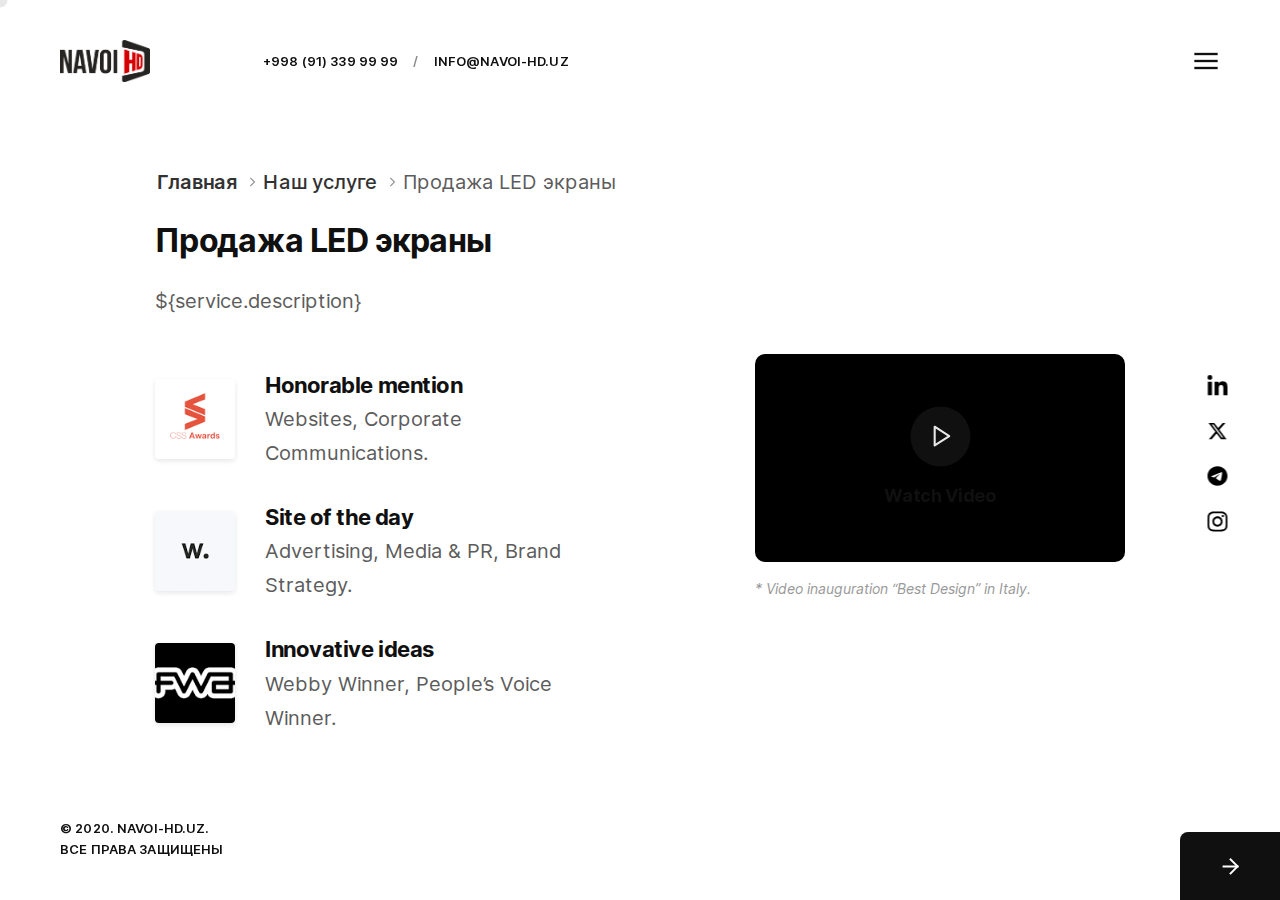
<file: pages/1.html>
<!DOCTYPE html>
<html class="no-js vlt-is--custom-cursor" lang="en">

<head>
	<meta charset="utf-8">
	<title>Navoi HD - Реклама на LED-экранах в городе Навои</title>
	<meta name="description" content="Modern &amp; Creative CV/Resume HTML5 Template">
	<meta http-equiv="X-UA-Compatible" content="IE=edge">
	<meta name="viewport" content="width=device-width, initial-scale=1, maximum-scale=1">
	<!--Favicon-->
	<link rel="icon" type="image/png" href="../assets/img/root/favicon.png">
	<!--Framework-->
	<link rel="stylesheet" href="../assets/css/framework/bootstrap.min.css">
	<!--Fonts-->
	<link rel="stylesheet" href="../assets/fonts/Inter/style.css">
	<!--Plugins-->
	<link rel="stylesheet" href="../assets/css/vlt-plugins.css">
	<!--Style-->
	<link rel="stylesheet" href="../assets/css/vlt-main.css">
	<!--Custom-->
	<link rel="stylesheet" href="../assets/css/custom.css">
</head>
<body>
    <!--Header-->
	<header class="vlt-header">
		<div class="vlt-navbar vlt-navbar--main vlt-navbar--fixed">
			<div class="vlt-navbar-background"></div>
			<div class="vlt-navbar-inner">
				<div class="vlt-navbar-inner--left">
					<!--Logo--><a class="vlt-navbar-logo" href="../index.html"><img class="black" src="../assets/img/root/logo-black.png" alt="Mikael"></a>
					<!--Contacts-->
					<nav class="vlt-navbar-contacts d-none d-md-block">
						<ul>
							<li><a href="tel:+79281012345">+998 (91) 339 99 99</a></li>
							<li class="sep">/</li>
							<li><a href="info@navoi-hd.uz">info@navoi-hd.uz</a></li>
						</ul>
					</nav>
				</div>
				<div class="vlt-navbar-inner--right">
					<div class="d-flex align-items-center">
						<!--Menu Burger--><a class="vlt-menu-burger js-offcanvas-menu-open" href="#"><svg xmlns="http://www.w3.org/2000/svg" width="24" height="24" viewBox="0 0 24 24" fill="none" stroke="currentColor" stroke-width="2" stroke-linecap="square" stroke-linejoin="round">
								<line x1="3" y1="12" x2="21" y2="12" />
								<line x1="3" y1="6" x2="21" y2="6" />
								<line x1="3" y1="18" x2="21" y2="18" /></svg></a>
					</div>
				</div>
			</div>
		</div>
	</header>
    <!--Offcanvas Menu-->
	<div class="vlt-offcanvas-menu">
		<div class="vlt-offcanvas-menu__header">
			<!--Locales-->
			<nav class="vlt-offcanvas-menu__locales"><a href="#">ENG</a><a class="active" href="#">RUS</a><a href="#">UZ</a></nav>
			<!--Menu Burger--><a class="vlt-menu-burger vlt-menu-burger--opened js-offcanvas-menu-close" href="#"><svg xmlns="http://www.w3.org/2000/svg" width="24" height="24" viewBox="0 0 24 24" fill="none" stroke="currentColor" stroke-width="2" stroke-linecap="square" stroke-linejoin="round">
					<line x1="18" y1="6" x2="6" y2="18" />
					<line x1="6" y1="6" x2="18" y2="18" /></svg></a>
		</div>
		<nav class="vlt-offcanvas-menu__navigation">
			<!--Navigation-->
			<ul class="sf-menu">
				<li data-menuanchor="Home"><a href="../index.html#Home">Главная</a></li>
				<li data-menuanchor="Services"><a href="../index.html#Services">О Компании </a></li>
				<li data-menuanchor="Experience"><a href="../index#Experience">Наши цены</a></li>
				<li data-menuanchor="Portfolio" class="active"><a href="../index.html#Portfolio">Наш услуге</a></li>
				<li data-menuanchor="Testimonials"><a href="../index.html#Testimonials">Отзывы</a></li>
				<li data-menuanchor="Blog"><a href="../index.html#Blog">Галерея</a></li>
				<li data-menuanchor="Contact"><a href="../index.html#Contact">Контакты</a></li>
			</ul>
		</nav>
		<div class="vlt-offcanvas-menu__footer">
			<!--Socials-->
			<div class="vlt-offcanvas-menu__socials">
				<a href="#" target="_blank">
					<img src="../assets/img/svg/instagram.svg" alt="">
				</a>
				<a href="#" target="_blank">
					<img src="../assets/img/svg/telegram.svg" alt="">
				</a>
				<a href="#" target="_blank">
					<img src="../assets/img/svg/x-twitter.svg" alt="">
				</a>
				<a href="#" target="_blank">
					<img src="../assets/img/svg/linkedin-in.svg" alt="">
				</a>
			</div>
			<!--Copyright-->
			<div class="vlt-offcanvas-menu__copyright">	
				<p>© 2020. Navoi-hd.uz. All Rights Reserved.</p>
			</div>
		</div>
	</div>
	<!--Site Overlay-->
	<div class="vlt-site-overlay"></div>
    <!--Fixed Socials-->
	<div class="vlt-fixed-socials">
		<a href="#" target="_blank">
			<img src="../assets/img/svg/instagram.svg" alt="">
		</a>
		<a href="#" target="_blank">
			<img src="../assets/img/svg/telegram.svg" alt="">
		</a>
		<a href="#" target="_blank">
			<img src="../assets/img/svg/x-twitter.svg" alt="">
		</a>
		<a href="#" target="_blank">
			<img src="../assets/img/svg/linkedin-in.svg" alt="">
		</a>
	</div>
	<!--Main-->
	<main class="vlt-main">
        <!--Fullpage Slider-->
		<div class="vlt-fullpage-slider" data-loop-top="" data-loop-bottom="" data-speed="800">
			<!--Awards-->
			<!--Section-->
			<div class="vlt-section pp-scrollable pp-section pp-easing active" data-anchor="Awards" data-brightness="light" style="z-index: 4; transform: translate3d(0px, 0px, 0px);">
				<div class="vlt-section__vertical-align">
					<div class="vlt-section__content">
						<!--Particles-->
							<div class="custom-elipse-light"></div>
						<div class="container">
							<div class="breadCrump">
								<div class="brow">
									<div class="bcol brow-item1"><a href="../index.html#Home">Главная</a></div>
									<img src="../assets/img/svg/chevron-right-solid.svg" alt="">
									<div class="bcol brow-item2"><a href="../index.html#Portfolio">Наш услуге</a></div>
									<img src="../assets/img/svg/chevron-right-solid.svg" alt="">
									<div class="bcol active"><a href="#">Продажа LED экраны</a></div>
								</div>
							</div>
							<div class="row align-items-center">
								<div class="col-lg-5 offset-lg-1">
									<div class="vlt-animated-block">
										<h4>Продажа LED экраны</h4>
										<div class="vlt-gap-20"></div>
										<p>${service.description}</p>
									</div>
									<div class="vlt-gap-50"></div>  
									<div class="vlt-animated-block">
										<div class="vlt-award-item">
											<div class="vlt-award-item__logo"><a href="#"><img src="../assets/img/root/awards-01.png" alt="Honorable mention"></a></div>
											<div class="vlt-award-item__content">
												<h6>Honorable mention</h6>
												<p>Websites, Corporate Communications.</p>
											</div>
										</div>
									</div>
									<div class="vlt-gap-30"></div>
									<div class="vlt-animated-block">
										<div class="vlt-award-item">
											<div class="vlt-award-item__logo"><a href="#"><img src="../assets/img/root/awards-02.png" alt="Site of the day"></a></div>
											<div class="vlt-award-item__content">
												<h6>Site of the day</h6>
												<p>Advertising, Media & PR, Brand Strategy.</p>
											</div>
										</div>
									</div>
									<div class="vlt-gap-30"></div>
									<div class="vlt-animated-block">
										<div class="vlt-award-item">
											<div class="vlt-award-item__logo"><a href="#"><img src="../assets/img/root/awards-03.png" alt="Innovative ideas"></a></div>
											<div class="vlt-award-item__content">
												<h6>Innovative ideas</h6>
												<p>Webby Winner, People’s Voice Winner.</p>
											</div>
										</div>
									</div>
									<div class="vlt-gap-100--md"></div>
								</div>
								<div class="col-lg-4 offset-lg-1">
									<div class="vlt-animated-block">
										<div class="vlt-slide-photo">
											<div class="vlt-slide-photo__inside"><img src="../assets/img/attachment-03.jpg" alt="">
												<div class="vlt-video-button center-mode"><a href="https://vimeo.com/367945766" data-fancybox data-small-btn="true" rel="nofollow"><svg xmlns="http://www.w3.org/2000/svg" width="24" height="24" viewBox="0 0 24 24" fill="none" stroke="currentColor" stroke-width="2" stroke-linecap="round" stroke-linejoin="round" class="feather feather-play">
													<polygon points="5 3 19 12 5 21 5 3"></polygon></svg></a>
													<h6>Watch Video</h6>
												</div>
											</div>
											<div class="vlt-slide-photo__caption">* Video inauguration “Best Design” in Italy.</div>
										</div>
									</div>
								</div>
							</div>
						</div>
					</div>
					<div class="custom-elipse-light"></div>
				</div>
			</div>
        </div>
        <!--Progress Bar-->
			<ul class="vlt-fullpage-slider-progress-bar">
				<li data-menuanchor="Home"></li>
				<li data-menuanchor="Services"></li>
				<li data-menuanchor="Experience"></li>
				<li data-menuanchor="Skills"></li>
				<li data-menuanchor="Portfolio"></li>
				<li data-menuanchor="Awards"></li>
				<li data-menuanchor="Testimonials"></li>
				<li data-menuanchor="Blog"></li>
				<li data-menuanchor="Contact"></li>
			</ul>
			<!--Numbers-->
			<div id="close-btn" style="border-top-left-radius: 8px;">
				<a href="../pages/2.html" style="rotate: -90deg;">
					<svg xmlns="http://www.w3.org/2000/svg" width="24" height="24" viewBox="0 0 24 24" fill="none" stroke="currentColor" stroke-width="2" stroke-linecap="square" stroke-linejoin="round"><line x1="12" y1="5" x2="12" y2="19"></line><polyline points="19 12 12 19 5 12"></polyline></svg>
				</a>
			</div>
		</div>
		<!--Footer-->
		<footer class="vlt-footer vlt-footer--fixed">
			<!--Copyright-->
			<div class="vlt-footer-copyright">
				<p>&copy; 2020. Navoi-hd.uz.<br>Все права защищены</p>
			</div>
		</footer>
    </main>
    <!--Libs-->
	<script src="../assets/vendors/jquery-3.5.1.min.js"></script>
	<script src="../assets/scripts/vlt-plugins.min.js"></script>
	<script src="../assets/scripts/vlt-helpers.js"></script>
	<script src="../assets/scripts/vlt-controllers.js"></script>
</body>

</html>
</file>
<file: assets/fonts/Inter/style.css>
@font-face {
	font-family: 'Inter';
	font-weight: normal;
	font-style: italic;
	src: url('Inter-Italic.woff2') format('woff2'), url('Inter-Italic.woff') format('woff');
}

@font-face {
	font-family: 'Inter';
	font-weight: normal;
	font-style: normal;
	src: url('Inter-Regular.woff2') format('woff2'), url('Inter-Regular.woff') format('woff');
}

@font-face {
	font-family: 'Inter';
	font-weight: 500;
	font-style: normal;
	src: url('Inter-Medium.woff2') format('woff2'), url('Inter-Medium.woff') format('woff');
}

@font-face {
	font-family: 'Inter';
	font-weight: 600;
	font-style: normal;
	src: url('Inter-SemiBold.woff2') format('woff2'), url('Inter-SemiBold.woff') format('woff');
}

@font-face {
	font-family: 'Inter';
	font-weight: 700;
	font-style: normal;
	src: url('Inter-Bold.woff2') format('woff2'), url('Inter-Bold.woff') format('woff');
}
</file>
<file: assets/css/vlt-main.css>
/* Master Stylesheet
 * Version: 1.0
 *
 * Powered by VLThemes
 *
 * 01. Helpers
 * 02. Base
 * 03. Layout
 * 04. Pages
 * 05. Partials
 * 06. Vendors
 * 07. Widgets
 */ 
/* 01. Helpers */
:root
{
    --p1: #c3323a;
    --pf: Inter;
}

@-webkit-keyframes vlt_animate_icon_bottom
{
    49%
    {
        -webkit-transform: translateY(100%);
                transform: translateY(100%);
    }
    50%
    {
        -webkit-transform: translateY(-100%);
                transform: translateY(-100%); 

        opacity: 0;
    }
    51%
    {
        opacity: 1;
    }
}

@keyframes vlt_animate_icon_bottom
{
    49%
    {
        -webkit-transform: translateY(100%);
                transform: translateY(100%);
    }
    50%
    {
        -webkit-transform: translateY(-100%);
                transform: translateY(-100%); 

        opacity: 0;
    }
    51%
    {
        opacity: 1;
    }
}

@-webkit-keyframes vlt_animation_block
{
    0%
    {
        -webkit-transform: translateY(30px) translateZ(0) scaleY(1.1) skewY(2deg);
                transform: translateY(30px) translateZ(0) scaleY(1.1) skewY(2deg);
        -webkit-transform-origin: 0 0;
                transform-origin: 0 0;

        opacity: 0; 

        -webkit-transform-style: preserve-3d;
                transform-style: preserve-3d;
    }
    100%
    {
        -webkit-transform: translateY(0) translateZ(0) scaleY(1) skewY(0);
                transform: translateY(0) translateZ(0) scaleY(1) skewY(0);

        opacity: 1; 

        -webkit-transform-style: preserve-3d;
                transform-style: preserve-3d;
    }
}

@keyframes vlt_animation_block
{
    0%
    {
        -webkit-transform: translateY(30px) translateZ(0) scaleY(1.1) skewY(2deg);
                transform: translateY(30px) translateZ(0) scaleY(1.1) skewY(2deg);
        -webkit-transform-origin: 0 0;
                transform-origin: 0 0;

        opacity: 0; 

        -webkit-transform-style: preserve-3d;
                transform-style: preserve-3d;
    }
    100%
    {
        -webkit-transform: translateY(0) translateZ(0) scaleY(1) skewY(0);
                transform: translateY(0) translateZ(0) scaleY(1) skewY(0);

        opacity: 1; 

        -webkit-transform-style: preserve-3d;
                transform-style: preserve-3d;
    }
}

@-webkit-keyframes vlt_bounce
{
    0%,
    100%
    {
        -webkit-transform: scale(0);
                transform: scale(0);
    }
    50%
    {
        -webkit-transform: scale(1);
                transform: scale(1);
    }
}

@keyframes vlt_bounce
{
    0%,
    100%
    {
        -webkit-transform: scale(0);
                transform: scale(0);
    }
    50%
    {
        -webkit-transform: scale(1);
                transform: scale(1);
    }
}

.vlt-display-1,
.vlt-navbar-contacts ul,
.vlt-offcanvas-menu__locales a,
.vlt-offcanvas-menu__copyright,
.vlt-footer-copyright,
.vlt-custom-cursor .circle span,
.vlt-link-with-arrow,
.vlt-project-showcase .vlt-project-showcase__items .vlt-project-showcase__item__category,
.vlt-testimonial-item__meta span
{
    font-size: .8125rem;
    font-weight: 600;
    line-height: 1.6;

    letter-spacing: .01em;
    text-transform: uppercase;
}

.vlt-offcanvas-menu__socials img {
    width: 20px;
    height: auto;
    mix-blend-mode: multiply;
    isolation: isolate;
}

.vlt-offcanvas-menu__socials img:hover {
    margin-bottom: 3px;
}

.vlt-offcanvas-menu__socials a,
.vlt-fixed-socials
{
    font-size: 1.125rem;
    font-weight: 700;

    letter-spacing: .01em;
}

/* 02. Base */
.has-first-color
{
    color: var(--p1);
}

.has-first-background-color
{
    background-color: var(--p1);
}

.has-white-color
{
    color: #fff !important;
}

.has-white-background-color
{
    background-color: #fff;
}

.has-gray-color
{
    color: #999 !important;
}

.has-gray-background-color
{
    background-color: #999;
}

.vlt-large-heading
{
    font-size: 5rem;
}
@media only screen and (max-width: 575px)
{
    .vlt-large-heading
    {
        font-size: 3.625rem;
    }
}

.vlt-gap-5
{
    height: .3125rem;
}
@media only screen and (max-width: 767px)
{
    .vlt-gap-5--sm
    {
        height: .3125rem;
    }
}
@media only screen and (max-width: 991px)
{
    .vlt-gap-5--md
    {
        height: .3125rem;
    }
}

.vlt-gap-10
{
    height: .625rem;
}
@media only screen and (max-width: 767px)
{
    .vlt-gap-10--sm
    {
        height: .625rem;
    }
}
@media only screen and (max-width: 991px)
{
    .vlt-gap-10--md
    {
        height: .625rem;
    }
}

.vlt-gap-20
{
    height: 1.25rem;
}
@media only screen and (max-width: 767px)
{
    .vlt-gap-20--sm
    {
        height: 1.25rem;
    }
}
@media only screen and (max-width: 991px)
{
    .vlt-gap-20--md
    {
        height: 1.25rem;
    }
}

.vlt-gap-30
{
    height: 1.875rem;
}
@media only screen and (max-width: 767px)
{
    .vlt-gap-30--sm
    {
        height: 1.875rem;
    }
}
@media only screen and (max-width: 991px)
{
    .vlt-gap-30--md
    {
        height: 1.875rem;
    }
}

.vlt-gap-40
{
    height: 2.5rem;
}
@media only screen and (max-width: 767px)
{
    .vlt-gap-40--sm
    {
        height: 2.5rem;
    }
}
@media only screen and (max-width: 991px)
{
    .vlt-gap-40--md
    {
        height: 2.5rem;
    }
}

.vlt-gap-50
{
    height: 3.125rem;
}
@media only screen and (max-width: 767px)
{
    .vlt-gap-50--sm
    {
        height: 3.125rem;
    }
}
@media only screen and (max-width: 991px)
{
    .vlt-gap-50--md
    {
        height: 3.125rem;
    }
}

.vlt-gap-70
{
    height: 4.375rem;
}
@media only screen and (max-width: 767px)
{
    .vlt-gap-70--sm
    {
        height: 4.375rem;
    }
}
@media only screen and (max-width: 991px)
{
    .vlt-gap-70--md
    {
        height: 4.375rem;
    }
}

.vlt-gap-100
{
    height: 6.25rem;
}
@media only screen and (max-width: 767px)
{
    .vlt-gap-100--sm
    {
        height: 6.25rem;
    }
}
@media only screen and (max-width: 991px)
{
    .vlt-gap-100--md
    {
        height: 6.25rem;
    }
}

.vlt-fade-in-left,
.vlt-fade-in-left--small
{
    -webkit-transition: all 700ms 0s cubic-bezier(.46, .03, .52, .96);
            transition: all 700ms 0s cubic-bezier(.46, .03, .52, .96);
    -webkit-transform: translate3d(-100%, 0, 0);
            transform: translate3d(-100%, 0, 0);

    opacity: 0;
}
.vlt-fade-in-left--small
{
    -webkit-transform: translate3d(-100px, 0, 0);
            transform: translate3d(-100px, 0, 0);
}
.active .vlt-fade-in-left,
.active .vlt-fade-in-left--small
{
    -webkit-transform: translate3d(0, 0, 0);
            transform: translate3d(0, 0, 0);

    opacity: 1;
}

.vlt-fade-in-right,
.vlt-fade-in-right--small
{
    -webkit-transition: all 700ms 0s cubic-bezier(.46, .03, .52, .96);
            transition: all 700ms 0s cubic-bezier(.46, .03, .52, .96);
    -webkit-transform: translate3d(100%, 0, 0);
            transform: translate3d(100%, 0, 0);

    opacity: 0;
}
.vlt-fade-in-right--small
{
    -webkit-transform: translate3d(100px, 0, 0);
            transform: translate3d(100px, 0, 0);
}
.active .vlt-fade-in-right,
.active .vlt-fade-in-right--small
{
    -webkit-transform: translate3d(0, 0, 0);
            transform: translate3d(0, 0, 0);

    opacity: 1;
}

.vlt-fade-in-top,
.vlt-fade-in-top--small
{
    -webkit-transition: all 700ms 0s cubic-bezier(.46, .03, .52, .96);
            transition: all 700ms 0s cubic-bezier(.46, .03, .52, .96);
    -webkit-transform: translate3d(0, -100%, 0);
            transform: translate3d(0, -100%, 0);

    opacity: 0;
}
.vlt-fade-in-top--small
{
    -webkit-transform: translate3d(0, -100px, 0);
            transform: translate3d(0, -100px, 0);
}
.active .vlt-fade-in-top,
.active .vlt-fade-in-top--small
{
    -webkit-transform: translate3d(0, 0, 0);
            transform: translate3d(0, 0, 0);

    opacity: 1;
}

.vlt-fade-in-bottom,
.vlt-fade-in-bottom--small
{
    -webkit-transition: all 700ms 0s cubic-bezier(.46, .03, .52, .96);
            transition: all 700ms 0s cubic-bezier(.46, .03, .52, .96);
    -webkit-transform: translate3d(0, 100%, 0);
            transform: translate3d(0, 100%, 0);

    opacity: 0;
}
.vlt-fade-in-bottom--small
{
    -webkit-transform: translate3d(0, 100px, 0);
            transform: translate3d(0, 100px, 0);
}
.active .vlt-fade-in-bottom,
.active .vlt-fade-in-bottom--small
{
    -webkit-transform: translate3d(0, 0, 0);
            transform: translate3d(0, 0, 0);

    opacity: 1;
}

.message.success
{
    color: var(--success);
}

.message.danger
{
    color: var(--danger);
}

.center-mode
{
    position: absolute;
    z-index: 1; 
    top: 50%;
    left: 50%;

    -webkit-transform: translate3d(-50%, -50%, 0);
            transform: translate3d(-50%, -50%, 0);
}

/* HTML
-------------------------------------------- */
html
{
    font-size: 14px;
}
@media only screen and (min-width: 768px)
{
    html
    {
        font-size: 15px;
    }
}
@media only screen and (min-width: 992px)
{
    html
    {
        font-size: 16px;
    }
}

/* BODY
-------------------------------------------- */
body
{
    font-family: var(--pf);
    font-size: 1rem;
    line-height: 1.7;

    min-width: 20rem;
    margin: 0;
    padding: 0;

    color: #5c5c5c;
    background-color: #fff;

    -webkit-font-smoothing: antialiased;
    -moz-osx-font-smoothing: grayscale;
}

/* IMAGE
-------------------------------------------- */
img
{
    max-width: 100%;
    height: auto;
}

/* PARAGRAPH
-------------------------------------------- */
p
{
    margin: 0 0 1.875rem;
}
p:empty
{
    display: none;
}
p:last-of-type
{
    margin-bottom: 0;
}

/* STRONG
-------------------------------------------- */
strong
{
    font-weight: 600;
}

/* MARK
-------------------------------------------- */
mark
{
    background-color: var(--p1);
}

/* LINK
-------------------------------------------- */
a
{
    -webkit-transition: all 300ms cubic-bezier(.46, .03, .52, .96);
            transition: all 300ms cubic-bezier(.46, .03, .52, .96); 
    text-decoration: none;

    color: inherit;
}
a:hover,
a:focus,
a:active
{
    text-decoration: none;

    outline: none;
}
a:hover
{
    color: var(--p1);
}

/* HEADINGS
-------------------------------------------- */
h1,
.h1,
h2,
.h2,
h3,
.h3,
h4,
.h4,
h5,
.h5,
h6,
.h6
{
    font-weight: 700;

    margin: 0;
    padding: 0;

    letter-spacing: -.02em;

    color: #101010;
}

h1,
.h1
{
    font-size: 3.625rem;
    line-height: 1.15;
}
@media only screen and (max-width: 575px)
{
    h1,
    .h1
    {
        font-size: 2.375rem;
    }
}

h2,
.h2
{
    font-size: 3rem;
    line-height: 1.4;
}

h3,
.h3
{
    font-size: 2.375rem;
    line-height: 1.4;
}

h4,
.h4
{
    font-size: 2rem;
    line-height: 1.4;
}

h5,
.h5
{
    font-size: 1.5rem;
    line-height: 1.4;
}

h6,
.h6
{
    font-size: 1.375rem;
    line-height: 1.55;
}

/* FORM / INPUT / TEXTAREA / SELECT
-------------------------------------------- */
form
{
    max-width: 100%;
}

label
{
    display: block;

    margin-bottom: .3125rem;

    -webkit-user-select: none;
       -moz-user-select: none;
        -ms-user-select: none;
            user-select: none;

    color: #101010;
}

input[type='text'],
input[type='date'],
input[type='email'],
input[type='password'],
input[type='tel'],
input[type='url'],
input[type='search'],
input[type='number'],
textarea,
select
{
    display: block;

    width: 100%;
    margin: 0;
    padding: .75rem 1rem;

    -webkit-transition: all 300ms cubic-bezier(.46, .03, .52, .96);
            transition: all 300ms cubic-bezier(.46, .03, .52, .96);

    color: #fff;
    border: none;
    border-radius: 4px;
    outline: none; 
    background-color: #222;
    -webkit-box-shadow: 0 5px 15px 5px rgba(16, 16, 16, .1), inset 0 -2px 0 0 rgba(16, 16, 16, .2);
            box-shadow: 0 5px 15px 5px rgba(16, 16, 16, .1), inset 0 -2px 0 0 rgba(16, 16, 16, .2);

    -webkit-appearance: none;
       -moz-appearance: none;
            appearance: none;
}

select
{
    color: #999;
    background-image: url('data:image/svg+xml;utf8,<svg fill=\'%23999999\' height=\'24\' viewBox=\'0 0 24 24\' width=\'24\' xmlns=\'http://www.w3.org/2000/svg\'><path d=\'M7 10l5 5 5-5z\'/><path d=\'M0 0h24v24H0z\' fill=\'none\'/></svg>');
    background-repeat: no-repeat;
    background-position: right 16px bottom 50%;
    background-size: 18px 18px;
}

textarea
{
    width: 100%;
    max-width: 100%;
}

button:focus,
input[type='submit']:focus
{
    outline: none;
}

input[type='text'].placeholder,
input[type='date'].placeholder,
input[type='email'].placeholder,
input[type='password'].placeholder,
input[type='tel'].placeholder,
input[type='url'].placeholder,
input[type='search'].placeholder,
input[type='number'].placeholder,
textarea.placeholder,
select.placeholder
{
    opacity: 1; 
    color: #999;
}

input[type='text']:-moz-placeholder,
input[type='date']:-moz-placeholder,
input[type='email']:-moz-placeholder,
input[type='password']:-moz-placeholder,
input[type='tel']:-moz-placeholder,
input[type='url']:-moz-placeholder,
input[type='search']:-moz-placeholder,
input[type='number']:-moz-placeholder,
textarea:-moz-placeholder,
select:-moz-placeholder
{
    opacity: 1; 
    color: #999;
}

input[type='text']::-moz-placeholder,
input[type='date']::-moz-placeholder,
input[type='email']::-moz-placeholder,
input[type='password']::-moz-placeholder,
input[type='tel']::-moz-placeholder,
input[type='url']::-moz-placeholder,
input[type='search']::-moz-placeholder,
input[type='number']::-moz-placeholder,
textarea::-moz-placeholder,
select::-moz-placeholder
{
    opacity: 1; 
    color: #999;
}

input[type='text']:-ms-input-placeholder,
input[type='date']:-ms-input-placeholder,
input[type='email']:-ms-input-placeholder,
input[type='password']:-ms-input-placeholder,
input[type='tel']:-ms-input-placeholder,
input[type='url']:-ms-input-placeholder,
input[type='search']:-ms-input-placeholder,
input[type='number']:-ms-input-placeholder,
textarea:-ms-input-placeholder,
select:-ms-input-placeholder
{
    opacity: 1; 
    color: #999;
}

input[type='text']::-webkit-input-placeholder,
input[type='date']::-webkit-input-placeholder,
input[type='email']::-webkit-input-placeholder,
input[type='password']::-webkit-input-placeholder,
input[type='tel']::-webkit-input-placeholder,
input[type='url']::-webkit-input-placeholder,
input[type='search']::-webkit-input-placeholder,
input[type='number']::-webkit-input-placeholder,
textarea::-webkit-input-placeholder,
select::-webkit-input-placeholder
{
    opacity: 1; 
    color: #999;
}

input[type='text']:focus.placeholder,
input[type='date']:focus.placeholder,
input[type='email']:focus.placeholder,
input[type='password']:focus.placeholder,
input[type='tel']:focus.placeholder,
input[type='url']:focus.placeholder,
input[type='search']:focus.placeholder,
input[type='number']:focus.placeholder,
textarea:focus.placeholder,
select:focus.placeholder
{
    opacity: 0;
}

input[type='text']:focus:-moz-placeholder,
input[type='date']:focus:-moz-placeholder,
input[type='email']:focus:-moz-placeholder,
input[type='password']:focus:-moz-placeholder,
input[type='tel']:focus:-moz-placeholder,
input[type='url']:focus:-moz-placeholder,
input[type='search']:focus:-moz-placeholder,
input[type='number']:focus:-moz-placeholder,
textarea:focus:-moz-placeholder,
select:focus:-moz-placeholder
{
    opacity: 0;
}

input[type='text']:focus::-moz-placeholder,
input[type='date']:focus::-moz-placeholder,
input[type='email']:focus::-moz-placeholder,
input[type='password']:focus::-moz-placeholder,
input[type='tel']:focus::-moz-placeholder,
input[type='url']:focus::-moz-placeholder,
input[type='search']:focus::-moz-placeholder,
input[type='number']:focus::-moz-placeholder,
textarea:focus::-moz-placeholder,
select:focus::-moz-placeholder
{
    opacity: 0;
}

input[type='text']:focus:-ms-input-placeholder,
input[type='date']:focus:-ms-input-placeholder,
input[type='email']:focus:-ms-input-placeholder,
input[type='password']:focus:-ms-input-placeholder,
input[type='tel']:focus:-ms-input-placeholder,
input[type='url']:focus:-ms-input-placeholder,
input[type='search']:focus:-ms-input-placeholder,
input[type='number']:focus:-ms-input-placeholder,
textarea:focus:-ms-input-placeholder,
select:focus:-ms-input-placeholder
{
    opacity: 0;
}

input[type='text']:focus::-webkit-input-placeholder,
input[type='date']:focus::-webkit-input-placeholder,
input[type='email']:focus::-webkit-input-placeholder,
input[type='password']:focus::-webkit-input-placeholder,
input[type='tel']:focus::-webkit-input-placeholder,
input[type='url']:focus::-webkit-input-placeholder,
input[type='search']:focus::-webkit-input-placeholder,
input[type='number']:focus::-webkit-input-placeholder,
textarea:focus::-webkit-input-placeholder,
select:focus::-webkit-input-placeholder
{
    opacity: 0;
}

.vlt-form-group
{
    position: relative;

    display: block;

    margin-bottom: 1.875rem;
}
.vlt-form-group label.error
{
    font-size: .8125rem; 

    margin: .3125rem 0 0;

    color: var(--danger);
}

.vlt-form-row
{
    display: grid;

    grid-gap: 30px;
    grid-template-columns: repeat(1, 1fr);
}
.vlt-form-row.two-col
{
    grid-template-columns: repeat(2, 1fr);
}
@media only screen and (max-width: 767px)
{
    .vlt-form-row.two-col
    {
        grid-gap: 0;
        grid-template-columns: repeat(1, 1fr);
    }
}
.vlt-form-row.three-col
{
    grid-template-columns: repeat(3, 1fr);
}
@media only screen and (max-width: 767px)
{
    .vlt-form-row.three-col
    {
        grid-gap: 0;
        grid-template-columns: repeat(1, 1fr);
    }
}

/* 03. Layout */
/* LAYOUT: GRID
-------------------------------------------- */
@media only screen and (min-width: 1200px)
{
    .container
    {
        max-width: 1200px;
    }
}

/* MAIN
-------------------------------------------- */
.vlt-main
{
    position: relative;

    overflow: hidden;
}

/* LAYOUT: HEADER
-------------------------------------------- */
.vlt-header
{
    position: absolute;
    z-index: 30; 
    top: 0;
    left: 0;

    width: 100%;

    color: #101010;
}
.is-light .vlt-header
{
    color: #fff;
}

.vlt-navbar
{
    position: relative;
    z-index: 50;
}
.vlt-navbar .vlt-navbar-inner
{
    position: relative;

    display: -webkit-box;
    display: -webkit-flex;
    display: -ms-flexbox;
    display:         flex;

    padding: .9375rem;

    -webkit-transition: padding 300ms cubic-bezier(.46, .03, .52, .96);
            transition: padding 300ms cubic-bezier(.46, .03, .52, .96); 

    -webkit-box-align: center;
    -webkit-align-items: center;
    -ms-flex-align: center;
            align-items: center;
    -webkit-box-pack: justify;
    -webkit-justify-content: space-between;
    -ms-flex-pack: justify;
            justify-content: space-between;
}
@media only screen and (min-width: 768px)
{
    .vlt-navbar .vlt-navbar-inner
    {
        padding: 1.875rem;
    }
}
@media only screen and (min-width: 1200px)
{
    .vlt-navbar .vlt-navbar-inner
    {
        padding: 2.5rem 3.75rem;
    }
}
.vlt-navbar .vlt-navbar-inner--left
{
    display: -webkit-box;
    display: -webkit-flex;
    display: -ms-flexbox;
    display:         flex;

    -webkit-box-align: center;
    -webkit-align-items: center;
    -ms-flex-align: center;
            align-items: center;
    -webkit-flex-basis: 100%;
    -ms-flex-preferred-size: 100%;
            flex-basis: 100%;
}
.vlt-navbar .vlt-navbar-background
{
    position: absolute;
    z-index: -1; 
    top: -1px;
    right: 0;
    left: 0;

    width: 100%;
    height: 0;

    -webkit-transition: all 300ms cubic-bezier(.46, .03, .52, .96);
            transition: all 300ms cubic-bezier(.46, .03, .52, .96);

    background-color: #101010;
    -webkit-box-shadow: none;
            box-shadow: none;
}
.is-dark .vlt-navbar .vlt-navbar-background
{
    background-color: #fff;
}
.vlt-navbar--fixed
{
    position: fixed;
    top: 0;
    left: 0;

    width: 100%;
}
.vlt-navbar--solid .vlt-navbar-inner
{
    padding-top: 1.875rem;
    padding-bottom: 1.875rem;
}
.vlt-navbar--solid .vlt-navbar-background
{
    height: 100%;
}
.vlt-navbar .vlt-navbar-logo
{
    line-height: 1;

    display: inline-block;

    vertical-align: middle;

    color: inherit;
}
.vlt-navbar .vlt-navbar-logo h2
{
    font-size: 1.75rem;
    font-weight: 700;

    margin: 0;

    letter-spacing: -.02em;

    color: inherit;
}
.vlt-navbar .vlt-navbar-logo img
{
    display: block;

    max-width: none; 
    max-height: 42px;
}
.is-light .vlt-navbar .vlt-navbar-logo img.black
{
    display: none;
}
.is-dark .vlt-navbar .vlt-navbar-logo img.white
{
    display: none;
}
.vlt-navbar .vlt-navbar-logo:hover
{
    text-decoration: none; 

    color: currentColor;
}
.vlt-navbar-contacts
{
    margin-left: 10%;
}
.vlt-navbar-contacts ul
{
    display: -webkit-inline-box;
    display: -webkit-inline-flex;
    display: -ms-inline-flexbox;
    display:         inline-flex;

    margin: 0;
    padding: 0;

    list-style-type: none;
}
.vlt-navbar-contacts ul li.sep
{
    margin: 0 .9375rem;

    -webkit-transition: color 300ms cubic-bezier(.46, .03, .52, .96);
            transition: color 300ms cubic-bezier(.46, .03, .52, .96); 

    opacity: .5;
}
.vlt-navbar-contacts ul li a:hover
{
    opacity: .8; 
    color: inherit;
}

@media (min-width: 783px)
{
    .admin-bar .vlt-navbar--fixed
    {
        top: 32px !important;
    }
}

@media (max-width: 782px)
{
    .admin-bar .vlt-navbar--fixed
    {
        top: 46px !important;
    }
}

@media (max-width: 600px)
{
    .admin-bar .vlt-navbar--fixed
    {
        top: 0 !important;
    }
}

/* BURGER MENU
-------------------------------------------- */
.vlt-menu-burger
{
    font-size: 1.75rem;
    line-height: 0;
}
.vlt-menu-burger svg
{
    width: 1em; 
    height: 1em;
}
.vlt-menu-burger:hover
{
    color: inherit;
}
.vlt-menu-burger--opened:hover i
{
    -webkit-transform: rotate(180deg);
        -ms-transform: rotate(180deg);
            transform: rotate(180deg);
}

/* HEADER: OFFCANVAS
-------------------------------------------- */
.vlt-offcanvas-menu
{
    position: fixed;
    z-index: 40; 
    top: 0;
    right: 0;
    bottom: 0;

    display: -webkit-box;
    display: -webkit-flex;
    display: -ms-flexbox;
    display:         flex;
            flex-direction: column;

    width: 100%;
    padding: 2.5rem 4.375rem 3.75rem;

    -webkit-transform: translate3d(100%, 0, 0);
            transform: translate3d(100%, 0, 0);

    background-color: #101010;

    -webkit-box-orient: vertical;
    -webkit-box-direction: normal;
    -webkit-flex-direction: column;
        -ms-flex-direction: column;
}
@media only screen and (min-width: 576px)
{
    .vlt-offcanvas-menu
    {
        width: 34.375rem;
    }
}
@media only screen and (max-width: 575px)
{
    .vlt-offcanvas-menu
    {
        padding: 2.5rem 2.5rem 3.75rem;
    }
}
.vlt-offcanvas-menu__header
{
    display: -webkit-box;
    display: -webkit-flex;
    display: -ms-flexbox;
    display:         flex;

    width: 100%;
    padding-bottom: 6.25rem;

    color: #ccc; 

    -webkit-box-align: center;
    -webkit-align-items: center;
    -ms-flex-align: center;
            align-items: center;
    -webkit-box-pack: justify;
    -webkit-justify-content: space-between;
    -ms-flex-pack: justify;
            justify-content: space-between;
}
@media only screen and (max-width: 575px)
{
    .vlt-offcanvas-menu__header
    {
        padding-bottom: 3.125rem;
    }
}
@media (max-height: 559px)
{
    .vlt-offcanvas-menu__header
    {
        padding-bottom: 3.125rem;
    }
}
.vlt-offcanvas-menu__header .vlt-menu-burger:hover
{
    color: #fff;
}
.vlt-offcanvas-menu__locales a
{
    display: inline-block;
}
.vlt-offcanvas-menu__locales a + a
{
    margin-left: 1.25rem;
}
.vlt-offcanvas-menu__locales a:hover,
.vlt-offcanvas-menu__locales a.active
{
    color: var(--p1);
}
.vlt-offcanvas-menu__navigation
{
    overflow-y: auto; 

    height: 100%;
}
.vlt-offcanvas-menu__navigation .sf-menu
{
    overflow: hidden;
}
.vlt-offcanvas-menu__navigation .sf-menu li
{
    display: block;
    float: none;
}
.vlt-offcanvas-menu__navigation .sf-menu a
{
    display: inline-block;
}
.vlt-offcanvas-menu__navigation .sf-menu > li
{
    padding: .625rem 0;
}
.vlt-offcanvas-menu__navigation .sf-menu > li > a
{
    font-size: 2rem;
    font-weight: 700;
    line-height: 1.1;

    padding: .3125rem 0;

    letter-spacing: -.02em;

    color: #ccc;
}
@media only screen and (max-width: 575px)
{
    .vlt-offcanvas-menu__navigation .sf-menu > li > a
    {
        font-size: 1.75rem;
    }
}
.vlt-offcanvas-menu__navigation .sf-menu > li > a::before
{
    position: absolute;
    left: 0;

    display: inline-block;

    content: '/';
    -webkit-transition: -webkit-transform 300ms cubic-bezier(.46, .03, .52, .96);
            transition: -webkit-transform 300ms cubic-bezier(.46, .03, .52, .96);
            transition:         transform 300ms cubic-bezier(.46, .03, .52, .96);
            transition:         transform 300ms cubic-bezier(.46, .03, .52, .96), -webkit-transform 300ms cubic-bezier(.46, .03, .52, .96); 
    -webkit-transform: translate(-15px, 0);
        -ms-transform: translate(-15px, 0);
            transform: translate(-15px, 0);

    opacity: 0;
}
.vlt-offcanvas-menu__navigation .sf-menu > li:last-child
{
    padding-bottom: 0;
}
.vlt-offcanvas-menu__navigation .sf-menu > li:first-child
{
    padding-top: 0;
}
.vlt-offcanvas-menu__navigation .sf-menu > li.active > a,
.vlt-offcanvas-menu__navigation .sf-menu > li:hover > a
{
    color: var(--p1);
}
.vlt-offcanvas-menu__navigation .sf-menu > li.active > a
{
    padding-left: 1.25rem;
}
.vlt-offcanvas-menu__navigation .sf-menu > li.active > a::before
{
    -webkit-transition-delay: 150ms;
            transition-delay: 150ms;
    -webkit-transform: translate(0, 0);
        -ms-transform: translate(0, 0);
            transform: translate(0, 0);

    opacity: 1;
}
.vlt-offcanvas-menu__footer
{
    padding-top: 6.25rem;
}
@media only screen and (max-width: 575px)
{
    .vlt-offcanvas-menu__footer
    {
        padding-top: 3.125rem;
    }
}
.vlt-offcanvas-menu__footer > div
{
    opacity: 0;
}
.vlt-offcanvas-menu__socials
{
    margin-bottom: 3.125rem;

    color: #ccc;
}
@media (max-height: 559px)
{
    .vlt-offcanvas-menu__socials
    {
        margin-bottom: 0;
    }
}
@media only screen and (max-width: 575px)
{
    .vlt-offcanvas-menu__socials
    {
        display: none;
    }
}
.vlt-offcanvas-menu__socials a:hover
{
    color: #fff;
}
.vlt-offcanvas-menu__socials a + a
{
    margin-left: 1.25rem;
}
.vlt-offcanvas-menu__copyright
{
    color: #ccc;
}
.vlt-offcanvas-menu__copyright p
{
    margin-bottom: 0;
}
@media (max-height: 559px)
{
    .vlt-offcanvas-menu__copyright
    {
        display: none;
    }
}

@media (min-width: 783px)
{
    .admin-bar .vlt-aside-menu-wrapper
    {
        top: 32px !important;
    }
}

@media (max-width: 782px)
{
    .admin-bar .vlt-aside-menu-wrapper
    {
        top: 46px !important;
    }
}

@media (max-width: 600px)
{
    .admin-bar .vlt-aside-menu-wrapper
    {
        top: 0 !important;
    }
}

.vlt-site-overlay
{
    position: fixed;
    z-index: 35; 
    top: 0;
    right: 0;
    bottom: 0;
    left: 0;

    visibility: hidden;

    opacity: 0;
    background-color: rgba(16, 16, 16, .15);
}

/* LAYOUT: FOOTER
-------------------------------------------- */
.vlt-footer
{
    position: absolute;
    right: 0;
    bottom: 0;
    left: 0;

    display: -webkit-box;
    display: -webkit-flex;
    display: -ms-flexbox;
    display:         flex;

    width: 100%;
    padding: 0 .9375rem .9375rem;

    pointer-events: none; 

    -webkit-box-align: end;
    -webkit-align-items: flex-end;
    -ms-flex-align: end;
            align-items: flex-end;
    -webkit-box-pack: justify;
    -webkit-justify-content: space-between;
    -ms-flex-pack: justify;
            justify-content: space-between;
}
@media only screen and (min-width: 768px)
{
    .vlt-footer
    {
        padding: 0 1.875rem 1.875rem;
    }
}
@media only screen and (min-width: 1200px)
{
    .vlt-footer
    {
        padding: 0 3.75rem 2.5rem;
    }
}
.vlt-footer--fixed
{
    position: fixed;
    z-index: 20;
}
@media (max-height: 559px)
{
    .vlt-footer--fixed
    {
        display: none;
    }
}

/* FOOTER COPYRIGHT
-------------------------------------------- */
.vlt-footer-copyright
{
    pointer-events: auto; 

    color: #101010;
}
.is-light .vlt-footer-copyright
{
    color: #fff;
}
.vlt-footer-copyright p
{
    margin-bottom: 0;
}

/* 04. Pages */
/* PAGE: FULLPAGE SLIDER
-------------------------------------------- */
.vlt-fullpage-slider
{
    height: 100vh;
}
.vlt-fullpage-slider .vlt-section
{
    display: -webkit-box;
    display: -webkit-flex;
    display: -ms-flexbox;
    display:         flex;
            flex-direction: column;

    background-color: #fff; 
    background-repeat: no-repeat;
    background-position: center;
    background-size: cover;

    -webkit-box-flex: 1;
    -webkit-flex: 1 1 auto;
        -ms-flex: 1 1 auto;
            flex: 1 1 auto;
    -webkit-flex-wrap: wrap;
        -ms-flex-wrap: wrap;
            flex-wrap: wrap;
    -webkit-box-orient: vertical;
    -webkit-box-direction: normal;
    -webkit-flex-direction: column;
        -ms-flex-direction: column;
}
.vlt-fullpage-slider .vlt-section__vertical-align
{
    display: -webkit-box;
    display: -webkit-flex;
    display: -ms-flexbox;
    display:         flex;
    overflow: hidden; 
            flex-direction: column;

    width: 100%;
    min-height: 100%;

    -webkit-box-flex: 0;
    -webkit-flex: 0 0 auto;
        -ms-flex: 0 0 auto;
            flex: 0 0 auto;
    -webkit-box-orient: vertical;
    -webkit-box-direction: normal;
    -webkit-flex-direction: column;
        -ms-flex-direction: column;
    -webkit-box-pack: center;
    -webkit-justify-content: center;
    -ms-flex-pack: center;
            justify-content: center;
    -webkit-box-align: center;
    -webkit-align-items: center;
    -ms-flex-align: center;
            align-items: center;
}
.vlt-fullpage-slider .vlt-section__content
{
    position: relative;
    z-index: 2; 

    display: -webkit-box;
    display: -webkit-flex;
    display: -ms-flexbox;
    display:         flex;

    width: 100%;
    min-height: 100%;
    padding-top: 7.5rem;
    padding-bottom: 7.5rem;

    -webkit-box-flex: 1;
    -webkit-flex: 1 1 auto;
        -ms-flex: 1 1 auto;
            flex: 1 1 auto;
    -webkit-box-align: center;
    -webkit-align-items: center;
    -ms-flex-align: center;
            align-items: center;
}
.vlt-fullpage-slider .vlt-section .vlt-section__ken-burn-background
{
    position: absolute;
    z-index: -1; 
    top: 0;
    left: 0;

    overflow: hidden;

    width: 100%;
    height: 100%;

    pointer-events: none;
}
.vlt-fullpage-slider .vlt-section .vlt-section__ken-burn-background video
{
    position: absolute;
    top: 0;
    left: 0;

    width: 100%;
    height: 100%;

    -webkit-transition: -webkit-transform 2.5s cubic-bezier(.46, .03, .52, .96);
            transition: -webkit-transform 2.5s cubic-bezier(.46, .03, .52, .96);
            transition:         transform 2.5s cubic-bezier(.46, .03, .52, .96);
            transition:         transform 2.5s cubic-bezier(.46, .03, .52, .96), -webkit-transform 2.5s cubic-bezier(.46, .03, .52, .96);
    -webkit-transform: scale(1.5);
        -ms-transform: scale(1.5);
            transform: scale(1.5);

    -o-object-fit: cover;
       object-fit: cover;
    will-change: transform;
}
.vlt-fullpage-slider .vlt-section.active .vlt-section__ken-burn-background video
{
    -webkit-transition: -webkit-transform 5s cubic-bezier(.46, .03, .52, .96);
            transition: -webkit-transform 5s cubic-bezier(.46, .03, .52, .96);
            transition:         transform 5s cubic-bezier(.46, .03, .52, .96);
            transition:         transform 5s cubic-bezier(.46, .03, .52, .96), -webkit-transform 5s cubic-bezier(.46, .03, .52, .96); 
    -webkit-transform: scale(1);
        -ms-transform: scale(1);
            transform: scale(1);
}
.vlt-fullpage-slider .vlt-section .vlt-section__ken-burn-background img
{
    position: absolute;
    top: 0;
    left: 0;

    width: 100%;
    height: 100%;

    -webkit-transition: -webkit-transform 2.5s cubic-bezier(.46, .03, .52, .96);
            transition: -webkit-transform 2.5s cubic-bezier(.46, .03, .52, .96);
            transition:         transform 2.5s cubic-bezier(.46, .03, .52, .96);
            transition:         transform 2.5s cubic-bezier(.46, .03, .52, .96), -webkit-transform 2.5s cubic-bezier(.46, .03, .52, .96);
    -webkit-transform: scale(1.5);
        -ms-transform: scale(1.5);
            transform: scale(1.5);

    -o-object-fit: cover;
       object-fit: cover;
    will-change: transform;
}
.vlt-fullpage-slider .vlt-section.active .vlt-section__ken-burn-background img
{
    -webkit-transition: -webkit-transform 5s cubic-bezier(.46, .03, .52, .96);
            transition: -webkit-transform 5s cubic-bezier(.46, .03, .52, .96);
            transition:         transform 5s cubic-bezier(.46, .03, .52, .96);
            transition:         transform 5s cubic-bezier(.46, .03, .52, .96), -webkit-transform 5s cubic-bezier(.46, .03, .52, .96); 
    -webkit-transform: scale(1);
        -ms-transform: scale(1);
            transform: scale(1);
}
.vlt-fullpage-slider .vlt-section__particles
{
    position: absolute;
    z-index: -1; 
    top: 0;
    left: 0;

    overflow: hidden;

    width: 100%;
    height: 100%;

    pointer-events: auto;
}
.vlt-fullpage-slider .vlt-section__particles .vlt-particle
{
    position: absolute;

    background-repeat: no-repeat;
}
.vlt-fullpage-slider-progress-bar
{
    position: fixed;
    z-index: 25; 
    top: 50%;
    left: 60px;

    margin: 0;
    padding: 0;

    list-style-type: none;

    -webkit-transition: opacity 300ms 500ms cubic-bezier(.46, .03, .52, .96);
            transition: opacity 300ms 500ms cubic-bezier(.46, .03, .52, .96);
    -webkit-transform: translate(0, -50%);
        -ms-transform: translate(0, -50%);
            transform: translate(0, -50%);

    opacity: 0;
}
@media only screen and (max-width: 991px)
{
    .vlt-fullpage-slider-progress-bar
    {
        display: none;
    }
}
.vlt-fullpage-slider-progress-bar.is-show
{
    opacity: 1;
}
.vlt-fullpage-slider-progress-bar li
{
    position: relative;

    width: 2px;
    height: 20px;

    -webkit-transition: background-color 300ms cubic-bezier(.46, .03, .52, .96);
            transition: background-color 300ms cubic-bezier(.46, .03, .52, .96); 

    background-color: rgba(16, 16, 16, .1);
}
.is-light .vlt-fullpage-slider-progress-bar li
{
    background-color: rgba(255, 255, 255, .1);
}
.vlt-fullpage-slider-progress-bar li::before
{
    position: absolute;
    top: 0;
    left: 0;

    display: block;

    width: 2px;
    height: 20px;

    content: '';
    -webkit-transition: height 0s, background-color 300ms cubic-bezier(.46, .03, .52, .96);
            transition: height 0s, background-color 300ms cubic-bezier(.46, .03, .52, .96); 

    background-color: #101010;
}
.is-light .vlt-fullpage-slider-progress-bar li::before
{
    background-color: #fff;
}
.vlt-fullpage-slider-progress-bar li.active ~ li::before
{
    height: 0;
}
.vlt-fullpage-slider-progress-bar li.active::before,
.vlt-fullpage-slider-progress-bar li:not(.prev)::before
{
    -webkit-transition: height 500ms cubic-bezier(.46, .03, .52, .96), background-color 300ms cubic-bezier(.46, .03, .52, .96);
            transition: height 500ms cubic-bezier(.46, .03, .52, .96), background-color 300ms cubic-bezier(.46, .03, .52, .96);
}
.vlt-fullpage-slider-numbers
{
    font-size: 1.25rem;
    font-weight: 700;

    position: fixed;
    z-index: 25; 
    right: 0;
    bottom: 0;

    display: -webkit-box;
    display: -webkit-flex;
    display: -ms-flexbox;
    display:         flex;
            flex-direction: column;

    width: 6.25rem;
    height: 6.25rem;

    letter-spacing: -.01em;

    color: #fff;
    border-top-left-radius: 8px;
    background-color: #101010;

    -webkit-box-align: center;
    -webkit-align-items: center;
    -ms-flex-align: center;
            align-items: center;
    -webkit-box-pack: center;
    -webkit-justify-content: center;
    -ms-flex-pack: center;
            justify-content: center;
    -webkit-box-orient: vertical;
    -webkit-box-direction: normal;
    -webkit-flex-direction: column;
        -ms-flex-direction: column;
}
.vlt-fullpage-slider-numbers a
{
    font-size: 1.5rem; 

    color: inherit;
}
.vlt-fullpage-slider-numbers a svg
{
    width: 1em; 
    height: 1em;
}
.vlt-fullpage-slider-numbers a:hover svg
{
    -webkit-animation: vlt_animate_icon_bottom 300ms cubic-bezier(.46, .03, .52, .96);
            animation: vlt_animate_icon_bottom 300ms cubic-bezier(.46, .03, .52, .96);
}

/* 05. Partials */
/* PARTIAL: CUSTOM CURSOR
-------------------------------------------- */
.vlt-custom-cursor
{
    position: absolute;
    z-index: 100; 
    top: 0;
    left: 0;

    width: .9375rem;
    height: .9375rem;

    -webkit-transition: opacity 200ms cubic-bezier(.46, .03, .52, .96) 500ms;
            transition: opacity 200ms cubic-bezier(.46, .03, .52, .96) 500ms;
    pointer-events: none;

    color: #222;
}
.vlt-custom-cursor .circle
{
    position: fixed;

    display: -webkit-box;
    display: -webkit-flex;
    display: -ms-flexbox;
    display:         flex;

    width: .9375rem;
    height: .9375rem;

    -webkit-transform: translate3d(-50%, -50%, 0);
            transform: translate3d(-50%, -50%, 0);
    pointer-events: none; 

    opacity: .1;
    border-radius: 50%;
    background-color: currentColor;

    -webkit-box-align: center;
    -webkit-align-items: center;
    -ms-flex-align: center;
            align-items: center;
    -webkit-box-pack: center;
    -webkit-justify-content: center;
    -ms-flex-pack: center;
            justify-content: center;
}
.vlt-custom-cursor .circle span
{
    color: #fff;
}
.vlt-custom-cursor .circle span i
{
    font-size: 2em;
    font-weight: normal; 
    line-height: 1;
}

/* PARTIAL: CUSTOM SCROLLBAR
-------------------------------------------- */
::-webkit-scrollbar
{
    width: 5px;
}

::-webkit-scrollbar-track
{
    background-color: #222;
}

::-webkit-scrollbar-thumb
{
    background-color: var(--p1);
}

/* PARTIAL: FIXED SOCIALS
-------------------------------------------- */
.vlt-fixed-socials
{
    position: fixed;
    z-index: 20; 
    right: 60px;
    bottom: 50%;

    display: -webkit-box;
    display: -webkit-flex;
    display: -ms-flexbox;
    display:         flex;

    -webkit-transform: rotate(-90deg) translate3d(50%, 0, 0);
            transform: rotate(-90deg) translate3d(50%, 0, 0);
    -webkit-transform-origin: 100% 100%;
        -ms-transform-origin: 100% 100%;
            transform-origin: 100% 100%;

    mix-blend-mode: difference;
}
@media only screen and (max-width: 991px)
{
    .vlt-fixed-socials
    {
        display: none;
    }
}

.vlt-fixed-socials a + a
{
    margin-left: 1.25rem;
}

.vlt-fixed-socials img
{
    width: 20px;
    height: auto;
    isolation: isolate;
}

.vlt-fixed-socials img:hover {
    margin-bottom: 3px;
    margin-right: 5px;
    width: 23px;
    height: auto;
    isolation: isolate;
}

.vlt-fixed-socials a
{
    -webkit-transform: rotate(90deg) translate3d(50%, 0, 0);
            transform: rotate(90deg) translate3d(50%, 0, 0);
    width: 25px;
    height: 25px;
}

.vlt-fixed-socials a:hover
{
    opacity: .8; 
    color: inherit;
}

.vlt-link-with-arrow
{
    display: -webkit-inline-box;
    display: -webkit-inline-flex;
    display: -ms-inline-flexbox;
    display:         inline-flex;

    color: var(--p1); 

    -webkit-box-align: center;
    -webkit-align-items: center;
    -ms-flex-align: center;
            align-items: center;
}
.vlt-link-with-arrow__icon
{
    margin-top: -2px;
    margin-left: 1.25rem;

    -webkit-transition: margin 300ms cubic-bezier(.46, .03, .52, .96);
            transition: margin 300ms cubic-bezier(.46, .03, .52, .96);
}
.vlt-link-with-arrow:hover .vlt-link-with-arrow__icon
{
    margin-left: .625rem;
}

/* PARTIAL: PRELOADER
-------------------------------------------- */
.animsition-loading-2
{
    position: fixed;
    z-index: 120; 
    top: 0;
    left: 0;

    width: 100%;
    height: 100%;
}

.spinner
{
    position: absolute;
    z-index: 2; 
    top: calc(50% - 25px);
    left: calc(50% - 25px);

    width: 50px;
    height: 50px;
}

.double-bounce-one,
.double-bounce-two
{
    position: absolute;
    top: 0;
    left: 0;

    width: 100%;
    height: 100%;

    -webkit-animation: vlt_bounce 2s infinite ease-in-out;
            animation: vlt_bounce 2s infinite ease-in-out; 

    opacity: .6;
    border-radius: 50%;
    background-color: var(--p1);
}

.double-bounce-two
{
    -webkit-animation-delay: -1s;
            animation-delay: -1s;
}

/* 06. Vendors */
/* VENDOR: FANCYBOX
-------------------------------------------- */
.fancybox-bg,
.vp-fancybox .fancybox-bg
{
    background-color: #101010;
}

.fancybox-is-open .fancybox-bg
{
    opacity: .8;
}

.fancybox-loading
{
    border: 2px solid rgba(255, 255, 255, .2);
    border-top-color: var(--p1);
}

/* VENDOR: PILING SLIDER
-------------------------------------------- */
body .pp-scrollable
{
    overflow-y: auto;
}

/* 07. Widgets */
/* WIDGET: ANIMATED BLOCK
-------------------------------------------- */
.vlt-animated-block.animated
{
    -webkit-animation-name: vlt_animation_block;
            animation-name: vlt_animation_block;
    -webkit-animation-timing-function: cubic-bezier(.46, .03, .52, .96);
            animation-timing-function: cubic-bezier(.46, .03, .52, .96);

    -webkit-animation-fill-mode: both;
            animation-fill-mode: both;
}

/* WIDGET: AWARD ITEM
-------------------------------------------- */
.vlt-award-item
{
    display: -webkit-box;
    display: -webkit-flex;
    display: -ms-flexbox;
    display:         flex;

    -webkit-box-align: center;
    -webkit-align-items: center;
    -ms-flex-align: center;
            align-items: center;
}
.vlt-award-item__logo
{
    overflow: hidden; 

    width: 5rem;
    height: 5rem;
    margin-right: 1.875rem;

    -webkit-transition: -webkit-box-shadow 300ms cubic-bezier(.46, .03, .52, .96);
            transition: -webkit-box-shadow 300ms cubic-bezier(.46, .03, .52, .96);
            transition:         box-shadow 300ms cubic-bezier(.46, .03, .52, .96);
            transition:         box-shadow 300ms cubic-bezier(.46, .03, .52, .96), -webkit-box-shadow 300ms cubic-bezier(.46, .03, .52, .96);

    border-radius: 4px;
    -webkit-box-shadow: 0 2px 5px 0 rgba(16, 16, 16, .1);
            box-shadow: 0 2px 5px 0 rgba(16, 16, 16, .1);

    -webkit-flex-shrink: 0;
    -ms-flex-negative: 0;
            flex-shrink: 0;
}
.vlt-award-item__logo img
{
    width: 100%; 
    height: 100%;
}
.vlt-award-item__content
{
    -webkit-flex-basis: 100%;
    -ms-flex-preferred-size: 100%;
            flex-basis: 100%;
}
.vlt-award-item:hover .vlt-award-item__logo
{
    -webkit-box-shadow: 0 5px 15px 5px rgba(16, 16, 16, .1);
            box-shadow: 0 5px 15px 5px rgba(16, 16, 16, .1);
}

/* WIDGET: BLOG POST
-------------------------------------------- */
.vlt-post-thumbnail
{
    position: relative;

    overflow: hidden;

    width: 100%;

    border-radius: 8px;
}
.vlt-post-thumbnail__link
{
    position: absolute;
    z-index: 1;
    top: 0;
    left: 0;

    width: 100%;
    height: 100%;
}
.vlt-post-thumbnail img
{
    -webkit-transition: -webkit-transform 1s cubic-bezier(.46, .03, .52, .96);
            transition: -webkit-transform 1s cubic-bezier(.46, .03, .52, .96);
            transition:         transform 1s cubic-bezier(.46, .03, .52, .96);
            transition:         transform 1s cubic-bezier(.46, .03, .52, .96), -webkit-transform 1s cubic-bezier(.46, .03, .52, .96);
}
.vlt-post-thumbnail .badge
{
    font-size: 1.25rem;

    position: absolute;
    top: 0;
    right: 0;

    display: -webkit-box;
    display: -webkit-flex;
    display: -ms-flexbox;
    display:         flex;

    width: 2.8125rem;
    height: 2.8125rem;

    color: #fff;
    border-radius: 0;
    border-bottom-left-radius: 8px;
    background-color: #101010; 

    -webkit-box-align: center;
    -webkit-align-items: center;
    -ms-flex-align: center;
            align-items: center;
    -webkit-box-pack: center;
    -webkit-justify-content: center;
    -ms-flex-pack: center;
            justify-content: center;
}
.vlt-post-thumbnail .badge svg
{
    width: 1em; 
    height: 1em;
}

.vlt-post-thumbnail + .vlt-post-content
{
    padding-top: 1.875rem;
}

.vlt-post-title
{
    font-size: 1.5rem;
    line-height: 1.4;
}

.vlt-post-meta
{
    font-size: .875rem;
    font-weight: 500; 

    margin-bottom: .625rem;

    color: rgba(16, 16, 16, .8);
}
.vlt-post-meta span + span::before
{
    margin-right: .3125rem;
    margin-left: .5rem; 

    content: '/';
}

.vlt-post-footer
{
    padding-top: 1.25rem;
}
.vlt-post-footer .vlt-post__link
{
    -webkit-transform: translate3d(0, 100%, 0);
            transform: translate3d(0, 100%, 0);

    opacity: 0;
}

.vlt-post:hover .vlt-post__link
{
    -webkit-transform: translate3d(0, 0, 0);
            transform: translate3d(0, 0, 0);

    opacity: 1;
}

.vlt-post:hover .vlt-post-thumbnail img
{
    -webkit-transform: scale(1.05);
        -ms-transform: scale(1.05);
            transform: scale(1.05);
}

/* WIDGET: BUTTON
-------------------------------------------- */
.vlt-btn
{
    font-weight: 600;

    position: relative;

    display: -webkit-inline-box;
    display: -webkit-inline-flex;
    display: -ms-inline-flexbox;
    display:         inline-flex;
    overflow: hidden;

    padding: .75rem 1.1875rem;

    cursor: pointer; 
    -webkit-transition: all 300ms cubic-bezier(.46, .03, .52, .96);
            transition: all 300ms cubic-bezier(.46, .03, .52, .96);
    text-align: center;
    vertical-align: middle;
    white-space: nowrap;
    text-decoration: none;
    letter-spacing: -.01em;

    border: none;
    border-radius: 4px;
    outline: 0;
    -webkit-box-shadow: 0 5px 15px 5px rgba(16, 16, 16, .1), inset 0 -2px 0 0 rgba(16, 16, 16, .2);
            box-shadow: 0 5px 15px 5px rgba(16, 16, 16, .1), inset 0 -2px 0 0 rgba(16, 16, 16, .2);

    -webkit-box-pack: center;
    -webkit-justify-content: center;
    -ms-flex-pack: center;
            justify-content: center;
    -webkit-box-align: center;
    -webkit-align-items: center;
    -ms-flex-align: center;
            align-items: center;
}
.vlt-btn:disabled,
.vlt-btn.disabled
{
    cursor: not-allowed; 
    pointer-events: none;
}
.vlt-btn--block
{
    width: 100%;
}
.vlt-btn__icon
{
    text-decoration: inherit;
}
.vlt-btn__icon i,
.vlt-btn__icon svg
{
    display: block;
}
.vlt-btn__icon svg
{
    width: 1em; 
    height: 1em;
}
.vlt-btn__icon--left
{
    margin-right: .625rem;
}
.vlt-btn__icon--right
{
    margin-left: .625rem;
}
.vlt-btn__text
{
    -webkit-flex-basis: 100%;
    -ms-flex-preferred-size: 100%;
            flex-basis: 100%;
}
.vlt-btn:focus
{
    outline: none;
}
.vlt-btn:hover
{
    text-decoration: none;
}

/* BUTTON PRIMARY
-------------------------------------------- */
.vlt-btn--primary
{
    color: #fff;
    background-color: var(--p1);
}
.vlt-btn--primary:hover
{
    color: #fff;
    background-color: #222;
}

/* BUTTON SECONDARY
-------------------------------------------- */
.vlt-btn--secondary
{
    color: #fff;
    background-color: #222;
}
.vlt-btn--secondary:hover
{
    color: #fff;
    background-color: var(--p1);
}

/* WIDGET: CONTACT FORM
-------------------------------------------- */
.vlt-contact-form .message
{
    font-size: .875rem; 

    display: none;

    margin-bottom: 1.875rem;
}

/* WIDGET: COUNTER UP
-------------------------------------------- */
.vlt-counter-up
{
    font-size: 7.5rem;
    font-weight: 700;
    line-height: 1;

    letter-spacing: -.02em;

    color: var(--p1);
}
.vlt-counter-up sup
{
    font-size: 33.33%;

    vertical-align: super;
}

.vlt-counter-up-small
{
    display: -webkit-inline-box;
    display: -webkit-inline-flex;
    display: -ms-inline-flexbox;
    display:         inline-flex;

    padding: .9375rem 1.875rem .9375rem 1.25rem;

    border-radius: 8px; 
    background-color: rgba(255, 255, 255, .1);
    -webkit-box-shadow: inset 0 -2px 0 0 rgba(255, 255, 255, .1);
            box-shadow: inset 0 -2px 0 0 rgba(255, 255, 255, .1);

    -webkit-box-align: center;
    -webkit-align-items: center;
    -ms-flex-align: center;
            align-items: center;
}
.vlt-counter-up-small span
{
    font-size: 2.5rem;
    font-weight: 700;
    line-height: 1;

    min-width: 3.125rem;

    letter-spacing: -.02em;

    color: #fff;
}
.vlt-counter-up-small h6
{
    margin-left: .9375rem;

    color: #fff; 

    -webkit-flex-basis: 100%;
    -ms-flex-preferred-size: 100%;
            flex-basis: 100%;
}

/* WIDGET: LINK
-------------------------------------------- */
.vlt-link
{
    font-size: 1.25rem;
    font-weight: 600;

    position: relative;

    letter-spacing: -.01em;

    color: #101010;
}
.vlt-link::before
{
    display: inline-block;

    width: 3.125rem;
    height: 2px;
    margin-top: -.125rem;
    margin-right: 1.25rem;

    content: '';
    -webkit-transition: width 300ms cubic-bezier(.46, .03, .52, .96);
            transition: width 300ms cubic-bezier(.46, .03, .52, .96); 
    vertical-align: middle;

    background-color: currentColor;
}
.vlt-link:hover::before
{
    width: 2.5rem;
}

/* WIDGET: PARTNER LOGO
-------------------------------------------- */
.vlt-partner-logo
{
    display: -webkit-box;
    display: -webkit-flex;
    display: -ms-flexbox;
    display:         flex;

    -webkit-box-align: center;
    -webkit-align-items: center;
    -ms-flex-align: center;
            align-items: center;
    -webkit-box-pack: center;
    -webkit-justify-content: center;
    -ms-flex-pack: center;
            justify-content: center;
    width: max-content;
    height: max-content;
}
.vlt-partner-logo a,
.vlt-partner-logo img
{
    display: block;

    width: auto; 

    -webkit-flex-shrink: 0;
    -ms-flex-negative: 0;
            flex-shrink: 0;
}
.vlt-partner-logo img
{
    -webkit-transition: opacity 300ms cubic-bezier(.46, .03, .52, .96);
            transition: opacity 300ms cubic-bezier(.46, .03, .52, .96); 

    opacity: .5;
    height: 1rem;
}
.vlt-partner-logo:hover img
{
    opacity: 1;
}

/* WIDGET: PROGRESS BAR
-------------------------------------------- */
.vlt-progress-bar__title
{
    font-size: 1.25rem; 

    margin: 0 0 .5rem;
}
.vlt-progress-bar__title > span::before
{
    content: ' - ';
}
.vlt-progress-bar__title > span::after
{
    content: '%';
}

.vlt-progress-bar__bar
{
    position: relative;

    overflow: hidden; 

    width: 100%;
    height: 4px;

    background-color: rgba(16, 16, 16, .1);
}
.vlt-progress-bar__bar span
{
    position: absolute;
    top: 0;
    left: 0;

    height: 100%;

    background-color: var(--p1);
}

/* WIDGET: PROJECT SHOWCASE
-------------------------------------------- */
.vlt-project-showcase
{
    position: relative;

    display: -webkit-box;
    display: -webkit-flex;
    display: -ms-flexbox;
    display:         flex;
    overflow: hidden; 

    width: 100%;
    height: 100%;
    min-height: 30vw;

    -webkit-box-align: center;
    -webkit-align-items: center;
    -ms-flex-align: center;
            align-items: center;
}
.vlt-project-showcase .vlt-project-showcase__items
{
    position: relative;
    z-index: 2; 

    padding: 0 8vw;

    white-space: nowrap;

    will-change: transform;
}
.vlt-project-showcase .vlt-project-showcase__items .vlt-project-showcase__item
{
    position: relative;

    display: inline-block;
}
.vlt-project-showcase .vlt-project-showcase__items .vlt-project-showcase__item__title
{
    font-size: 5rem;
    line-height: 1.15;

    letter-spacing: -.02em;

    color: #fff;
}
.vlt-project-showcase .vlt-project-showcase__items .vlt-project-showcase__item__title a:hover
{
    color: inherit;
}
.vlt-project-showcase .vlt-project-showcase__items .vlt-project-showcase__item__category
{
    display: block;

    margin-top: .625rem;

    color: #fff;
}
.vlt-project-showcase .vlt-project-showcase__items .vlt-project-showcase__item__category::before
{
    margin-right: .375rem; 

    content: '/';
}
.vlt-project-showcase .vlt-project-showcase__items li + li
{
    margin-left: 14vw;
}
.vlt-project-showcase .vlt-project-showcase__images
{
    position: absolute;
    z-index: 1; 
    top: 50%;
    right: 0;

    overflow: hidden;

    width: 30vw;
    height: 30vw;
    margin: 0 5.3125rem;

    -webkit-transform: translate3d(0, -50%, 0);
            transform: translate3d(0, -50%, 0);
    pointer-events: none;

    border-radius: 50%;
}
.vlt-project-showcase .vlt-project-showcase__images .vlt-project-showcase__image
{
    position: absolute;
    top: 0;
    left: 0;

    width: 100%;
    height: 100%;
}
.vlt-project-showcase .vlt-project-showcase__images .vlt-project-showcase__image img
{
    font-family: 'object-fit: cover;';

    position: absolute;
    top: 0;
    left: 0;

    width: 100%;
    height: 100%;

    -webkit-transition: opacity 500ms cubic-bezier(.46, .03, .52, .96), -webkit-transform 1.5s cubic-bezier(.46, .03, .52, .96);
            transition: opacity 500ms cubic-bezier(.46, .03, .52, .96), -webkit-transform 1.5s cubic-bezier(.46, .03, .52, .96);
            transition: opacity 500ms cubic-bezier(.46, .03, .52, .96), transform 1.5s cubic-bezier(.46, .03, .52, .96);
            transition: opacity 500ms cubic-bezier(.46, .03, .52, .96), transform 1.5s cubic-bezier(.46, .03, .52, .96), -webkit-transform 1.5s cubic-bezier(.46, .03, .52, .96);
    -webkit-transform: scale(1.05);
        -ms-transform: scale(1.05);
            transform: scale(1.05);

    opacity: 0; 

    -o-object-fit: cover;
       object-fit: cover;
}
.vlt-project-showcase .vlt-project-showcase__images .vlt-project-showcase__image.is-active img
{
    -webkit-transform: scale(1);
        -ms-transform: scale(1);
            transform: scale(1);

    opacity: 1;
}
.vlt-project-showcase .vlt-project-showcase__item
{
    -webkit-transition: opacity 300ms cubic-bezier(.46, .03, .52, .96);
            transition: opacity 300ms cubic-bezier(.46, .03, .52, .96); 

    opacity: .05;
}
.vlt-project-showcase .vlt-project-showcase__item.is-active
{
    opacity: 1;
}

.vlt-project-showcase-slider
{
    width: 100%;
}

.vlt-work-thumbnail
{
    position: relative;

    overflow: hidden;

    width: 100%;

    border-radius: 8px;
}
.vlt-work-thumbnail__link
{
    position: absolute;
    z-index: 1;
    top: 0;
    left: 0;

    width: 100%;
    height: 100%;
}
.vlt-work-thumbnail img
{
    -webkit-transition: -webkit-transform 1s cubic-bezier(.46, .03, .52, .96);
            transition: -webkit-transform 1s cubic-bezier(.46, .03, .52, .96);
            transition:         transform 1s cubic-bezier(.46, .03, .52, .96);
            transition:         transform 1s cubic-bezier(.46, .03, .52, .96), -webkit-transform 1s cubic-bezier(.46, .03, .52, .96);
}

.vlt-work-thumbnail + .vlt-work-content
{
    padding-top: 1.875rem;
}

.vlt-work-title
{
    font-size: 1.5rem;
    line-height: 1.4;

    color: #fff;
}

.vlt-work-meta
{
    font-size: .875rem;
    font-weight: 500; 

    margin-bottom: .625rem;

    color: rgba(255, 255, 255, .8);
}
.vlt-work-meta span + span::before
{
    margin-right: .3125rem;
    margin-left: .5rem; 

    content: '/';
}

.vlt-work-footer
{
    padding-top: 1.25rem;
}
.vlt-work-footer .vlt-work__link
{
    -webkit-transform: translate3d(0, 100%, 0);
            transform: translate3d(0, 100%, 0);

    opacity: 0;
}

.vlt-work:hover .vlt-work__link
{
    -webkit-transform: translate3d(0, 0, 0);
            transform: translate3d(0, 0, 0);

    opacity: 1;
}

.vlt-work:hover .vlt-work-thumbnail img
{
    -webkit-transform: scale(1.05);
        -ms-transform: scale(1.05);
            transform: scale(1.05);
}

/* WIDGET: SERVICES
-------------------------------------------- */
.vlt-services
{
    overflow: hidden;
}
.vlt-services__title
{
    margin-bottom: .9375rem;
}
.vlt-services__text
{
    margin-bottom: 0;
}
.vlt-services__link
{
    margin-top: 1.25rem;

    -webkit-transform: translate3d(0, 100%, 0);
            transform: translate3d(0, 100%, 0);

    opacity: 0;
}
.vlt-services:hover .vlt-services__link
{
    -webkit-transform: translate3d(0, 0, 0);
            transform: translate3d(0, 0, 0);

    opacity: 1;
}

/* WIDGET: SLIDE PHOTO
-------------------------------------------- */
.vlt-slide-photo
{
    position: relative;
    z-index: 1;
}
.vlt-slide-photo__inside
{
    position: relative;

    display: inline-block;
    overflow: hidden; 

    border-radius: 10px;
}
.vlt-slide-photo__caption
{
    font-size: .875rem;
    font-style: italic;

    margin-top: .3125rem;

    color: #999;
}
.vlt-slide-photo__particle
{
    position: absolute;

    display: inline-block;
    overflow: hidden; 

    width: auto;
}
.vlt-slide-photo__particle img
{
    display: block;

    margin: 0 auto;
}
.vlt-slide-photo__particle.has-border-radius
{
    border-radius: 8px;
}
.vlt-slide-photo__particle.has-box-shadow
{
    -webkit-box-shadow: 0 5px 15px 5px rgba(16, 16, 16, .1);
            box-shadow: 0 5px 15px 5px rgba(16, 16, 16, .1);
}
.vlt-slide-photo__particle.negative-z-index
{
    z-index: -1;
}

/* WIDGET: TESTIMONIAL SLIDER
-------------------------------------------- */
.vlt-testimonial-slider .swiper-slide:not(.swiper-slide-active)
{
    -webkit-transition: opacity 500ms cubic-bezier(.46, .03, .52, .96), -webkit-transform 500ms cubic-bezier(.46, .03, .52, .96);
            transition: opacity 500ms cubic-bezier(.46, .03, .52, .96), -webkit-transform 500ms cubic-bezier(.46, .03, .52, .96);
            transition: opacity 500ms cubic-bezier(.46, .03, .52, .96), transform 500ms cubic-bezier(.46, .03, .52, .96);
            transition: opacity 500ms cubic-bezier(.46, .03, .52, .96), transform 500ms cubic-bezier(.46, .03, .52, .96), -webkit-transform 500ms cubic-bezier(.46, .03, .52, .96); 
    -webkit-transform: scale(.8);
        -ms-transform: scale(.8);
            transform: scale(.8);

    opacity: 0;
}

.vlt-testimonial-slider-controls,
.vlt-timeline-slider-controls
{
    font-size: 1.25rem;
    font-weight: 600;

    display: -webkit-inline-box;
    display: -webkit-inline-flex;
    display: -ms-inline-flexbox;
    display:         inline-flex;

    letter-spacing: -.01em;

    color: #999; 

    -webkit-box-align: center;
    -webkit-align-items: center;
    -ms-flex-align: center;
            align-items: center;
}
.vlt-testimonial-slider-controls .pagination,
.vlt-timeline-slider-controls .pagination
{
    min-width: 3.75rem; 
    margin: 0 .9375rem;

    -webkit-box-pack: center;
    -webkit-justify-content: center;
    -ms-flex-pack: center;
            justify-content: center;
}
.vlt-testimonial-slider-controls .pagination .sep,
.vlt-timeline-slider-controls .pagination .sep
{
    margin: 0 .5rem;
}
.vlt-testimonial-slider-controls .prev,
.vlt-timeline-slider-controls .prev,
.vlt-testimonial-slider-controls .next,
.vlt-timeline-slider-controls .next
{
    cursor: pointer;
    -webkit-transition: color 300ms cubic-bezier(.46, .03, .52, .96);
            transition: color 300ms cubic-bezier(.46, .03, .52, .96);

    outline: none;
}
.vlt-testimonial-slider-controls .prev:hover,
.vlt-timeline-slider-controls .prev:hover,
.vlt-testimonial-slider-controls .next:hover,
.vlt-timeline-slider-controls .next:hover
{
    color: #fff;
}

.vlt-testimonial-item
{
    position: relative;

    display: -webkit-box;
    display: -webkit-flex;
    display: -ms-flexbox;
    display:         flex;

    padding: 2.1875rem 5rem 2.1875rem 2.5rem;

    color: #fff;
    border-radius: 10px;
    -webkit-box-shadow: 0 5px 15px 5px rgba(16, 16, 16, .1);
            box-shadow: 0 5px 15px 5px rgba(16, 16, 16, .1);
}
@media only screen and (max-width: 767px)
{
    .vlt-testimonial-item
    {
        padding-right: 2.5rem;
    }
}
.vlt-testimonial-item::after
{
    position: absolute;
    right: 2.5rem;
    bottom: 2.5rem;

    width: 3.125rem;
    height: 3.125rem;

    content: '';

    opacity: .2; 
    background-image: url('../img/root/quote.svg');
    background-position: center;
    background-size: cover;
}
.vlt-testimonial-item__avatar
{
    margin-right: 2.5rem;
}
.vlt-testimonial-item__avatar img
{
    max-width: 7.5rem;

    border-radius: 50%;
}
@media only screen and (max-width: 767px)
{
    .vlt-testimonial-item__avatar
    {
        display: none;
    }
}
.vlt-testimonial-item__content
{
    -webkit-flex-basis: 100%;
    -ms-flex-preferred-size: 100%;
            flex-basis: 100%;
}
.vlt-testimonial-item__content p
{
    font-size: 1.25rem;
    font-weight: 500;
    line-height: 1.5;

    letter-spacing: -.01em;
}
.vlt-testimonial-item__meta
{
    margin-top: 1.875rem;
}
.vlt-testimonial-item__meta h6
{
    font-size: 1.25rem;
    line-height: 1.5;

    color: inherit;
}
.vlt-testimonial-item__meta span
{
    opacity: .8;
}

/* WIDGET: TIMELINE SLIDER
-------------------------------------------- */
.vlt-timeline-slider .swiper-slide:not(.swiper-slide-active)
{
    -webkit-transition: opacity 500ms cubic-bezier(.46, .03, .52, .96);
            transition: opacity 500ms cubic-bezier(.46, .03, .52, .96); 

    opacity: 0;
}

.vlt-timeline-item
{
    padding-bottom: 1.875rem;
}
.vlt-timeline-item + .vlt-timeline-item
{
    padding-top: 1.875rem;

    border-top: 1px solid rgba(255, 255, 255, .25);
}
.vlt-timeline-item__year
{
    font-size: 1.125rem;
    font-weight: 700;

    display: block;

    letter-spacing: -.02em;

    color: #fff;
}
@media only screen and (max-width: 767px)
{
    .vlt-timeline-item__year
    {
        margin-bottom: .625rem;
    }
}
.vlt-timeline-item__title
{
    font-size: 1.375rem;

    color: #fff;
}
@media only screen and (max-width: 767px)
{
    .vlt-timeline-item__title
    {
        margin-bottom: .9375rem;
    }
}
.vlt-timeline-item__text
{
    color: #999;
}

/* WIDGET: VIDEO BUTTON
-------------------------------------------- */
.vlt-video-button
{
    display: -webkit-box;
    display: -webkit-flex;
    display: -ms-flexbox;
    display:         flex;
            flex-direction: column; 

    -webkit-box-align: center;
    -webkit-align-items: center;
    -ms-flex-align: center;
            align-items: center;
    -webkit-box-orient: vertical;
    -webkit-box-direction: normal;
    -webkit-flex-direction: column;
        -ms-flex-direction: column;
}
.vlt-video-button h6
{
    font-size: 1.125rem;

    margin-top: .9375rem;

    white-space: nowrap;
}
.vlt-video-button a
{
    font-size: 10px;
    line-height: 1;

    position: relative;
    z-index: 1; 

    display: -webkit-inline-box;
    display: -webkit-inline-flex;
    display: -ms-inline-flexbox;
    display:         inline-flex;

    width: 3.75rem;
    height: 3.75rem;

    color: #fff;
    border-radius: 50%;
    outline: none;
    background-color: #101010;

    -webkit-box-align: center;
    -webkit-align-items: center;
    -ms-flex-align: center;
            align-items: center;
    -webkit-box-pack: center;
    -webkit-justify-content: center;
    -ms-flex-pack: center;
            justify-content: center;
}
.vlt-video-button a svg
{
    font-size: 2.5em; 

    position: relative;

    width: 1em;
    height: 1em;
    margin-left: .15em;
}
.vlt-video-button a::after
{
    position: absolute;
    top: 0;
    left: 0;

    width: 100%;
    height: 100%;

    content: '';
    -webkit-transition: -webkit-transform 300ms cubic-bezier(.46, .03, .52, .96);
            transition: -webkit-transform 300ms cubic-bezier(.46, .03, .52, .96);
            transition:         transform 300ms cubic-bezier(.46, .03, .52, .96);
            transition:         transform 300ms cubic-bezier(.46, .03, .52, .96), -webkit-transform 300ms cubic-bezier(.46, .03, .52, .96);

    opacity: .1; 
    border-radius: 50%;
    background-color: #101010;
}
.vlt-video-button a:hover
{
    color: #fff;
}
.vlt-video-button a:hover::after
{
    -webkit-transform: scale(1.2);
        -ms-transform: scale(1.2);
            transform: scale(1.2);
}


/* WIDGET: PRICE CARD
-------------------------------------------- */

@media only screen and (max-width: 1200px) {
    .price-block {
        max-width: 1200px;
    }
    .card-anm {
        width: 350px;
        height: 550px;
        margin-bottom: 1rem;
    }
    
}
@media only screen and (min-width:2500px) {
    .price-block {
        max-width: 100%;
    }
    .card-anm {
        width: 350px;
        height: 550px;
        margin-left: 2.3rem;
    }
}   


@media only screen and (max-width:991px) {
    .card-anm {
        margin-left: auto;
        margin-right: auto;
        margin-bottom: 1rem;

    }

    .cr-1 {
        margin-top: -2rem;
    }
}

@media only screen and (min-width:2500px) {
    .price-row {
        flex-wrap: nowrap;
    }
    .card__body {
        margin-top: 30%;
    }
}

@media only screen and (max-width:1200px) {
    .price-row {
        flex-wrap: nowrap;
    }
    .card__body {
        margin-top: 30%;
    }
    .card__button h5 {
        font-size: 1.2rem;
    }
}

@media only screen and (max-width:991px) {
    .price-row {
        flex-wrap: wrap;
    }
}

.two-rem__left
{
  margin-left: 2rem;
}

:root {
  --font: "Roboto", sans-serif;
  --fontOrigin: 1rem;     /* 16px */
  --fontSmall: 0.625em;   /* 10px */
  --fontMedium: 0.875em;  /* 14px */
  --fontNormal: 1em;      /* 16px */
  --fontLarge:  1.375em;  /* 22px */
  --fontLight: 100;
  --fontRegular: 400;
  --speed: 0.65s;
}

@keyframes zoom {
  from {
    object-position: 0 50%;
  }
  to {
    object-position: 100% 50%;
  }
}

@keyframes blur {
  from {
    -webkit-transform: scale(1, 1);
    transform: scale(1, 1);
  }
  to {
    -webkit-transform: scale(1.5, 1.5);
    transform: scale(2, 2);
  }
}

.price-row {
    display: flex;
    gap: 1rem;
}

.price-block {
    margin-left:auto;
    margin-right: auto;
    text-align: center;
}

.card-anm {
  position: relative;
  grid-area: card;
  align-self: center;
  justify-self: center;
  overflow: hidden;
  display: block;
  max-width: 350px;
  max-height: 550px;
  min-width: 200px;
  min-height: 420px;
  font-size: var(--fontOrigin);
  border-radius: 8px;
  box-shadow: 0 16px 60px rgba(0, 0, 0, 0.3);
  cursor: pointer;
  -webkit-transition: all var(--speed) ease;
  transition: all var(--speed) ease;
  background: none;
  margin-bottom: 2rem;
}



.card-anm:hover {
    box-shadow: 0 0 15px 7px rgba(255, 255, 255, 0.5);
  -webkit-transform: scale(1.1, 1.1);
  transform: scale(1.1, 1.1);
}

.card__image {
  position: absolute;
  top: 0;
  left: 0;
  z-index: -1;
  overflow: hidden;
  display: block;
  width: 100%;  
  height: 100%;
  pointer-events: none;
  background: linear-gradient(to bottom, rgba(0, 0, 0, 1), rgba(0, 0, 0, 0.5));
}

.card__image img {
  -webkit-transform: scale(1.3, 1.3);
  transform: scale(1.3, 1.3);
  display: block;
  width: 100%;
  height: 100%;
  object-fit: cover;
  opacity: 1;
  -webkit-transition: all var(--speed) ease;
  transition: all var(--speed) ease;
  animation-name: zoom;
  animation-duration: 30s;
  animation-direction: alternate;
  animation-timing-function: linear;
  animation-iteration-count: infinite;
}

.card-anm:hover .card__image img {
  -webkit-transform: scale(1, 1);
  transform: scale(1, 1);
  opacity: 0.5;
}

.card__header {
  display: grid;
  width: 100%;
  height: 10%;
  margin-top: 2rem;
}

.card__profile {
  align-self: center;
  justify-self: center;
  display: block;
  overflow: hidden;
  width: 100% ;
  height: 10vmax;
  max-width: max-content;
  max-height: max-content;
  border-radius: 10px;
}

.card__profile img {
  -webkit-transform: scale(1.5, 1.5)  translateZ(0);
  transform: scale(1.5, 1.5)  translateZ(0);
  display: block;
  width: 100%;
  height: 100%;
  object-fit: cover;
  object-position: 50% 50%;
  -webkit-filter: grayscale(50%) contrast(75%) brightness(1.3);
  filter: grayscale(50%) contrast(75%) brightness(1.3);
  -webkit-transition: all var(--speed) ease;
  transition: all var(--speed) ease;
  mix-blend-mode: normal;
  -webkit-backface-visibility: hidden;
  backface-visibility: hidden;
}

.card-anm:hover .card__profile img {
  -webkit-transform: scale(1, 1)  translateZ(0);
  transform: scale(1, 1)  translateZ(0);
}

.card__body {
  display: grid;
  padding: 0 10px;
  align-items: center;
  text-align: center;
  justify-content: center;
}

.card__name {
  align-self: center;
  justify-self: center;
  margin-bottom: 2px;
  color: white;
  font-size: var(--fontLarge);
  letter-spacing: 0.1rem;
  text-align: center;
  text-transform: uppercase;
  -webkit-background-clip: text;
  -webkit-text-fill-color: transparent;
  -webkit-transition: all var(--speed) ease;
  transition: all var(--speed) ease;
}

.card:hover .card__name {
  background: -webkit-linear-gradient(white, #c1c1c1);
  -webkit-background-clip: text;
  -webkit-text-fill-color: transparent;
}


.card__bio {
  position: relative;
  -webkit-transform: translateY(30%);
  transform: translateY(30%);
  display: block;
  margin: 0 0 .7rem 0;
  text-align: center;
  font-weight: var(--fontRegular);
  text-shadow: 0 0.5px 1px rgba(0, 0, 0, 0.35);
  color: rgb(255, 255, 255);
  opacity: 1;
  -webkit-transition: all var(--speed) ease;
  transition: all var(--speed) ease;
}

.card:hover .card__bio {
  -webkit-transform: translateY(0);
  transform: translateY(0);
  opacity: 1;
}

.card:hover .card__button {
    -webkit-transform: translateY(0);
    transform: translateY(0);
    opacity: 1;
}

.card__button{
    border: none;
    border-radius: 10px;
    height: 3rem;
    width: 80%;
    margin: 0 auto;
    position: absolute;
    bottom: 10%;
    left: 10%;
    -webkit-transform: translateY(30%);
    transform: translateY(30%);
    justify-content: center;
    text-align: center;
    align-items: center;
    -webkit-transition: all var(--speed) ease;
    transition: all var(--speed) ease;
    opacity: 1;
    background: rgba(255, 255, 255, 0.2);
    box-shadow: 0 4px 30px rgba(0, 0, 0, 0.1);
    backdrop-filter: blur(5px);
    -webkit-backdrop-filter: blur(5px);
    
}

/* MODIFIERS */
.card[data-effect="blur"]:hover .card__image img {
  -webkit-filter: blur(3px);
  filter: blur(3px);
}

.card[data-effect="blur"] .card__image img {
  animation-name: blur;
}

.card[data-effect="color"]:hover {
  -webkit-transform: scale(1, 1);
  transform: scale(1, 1);
  box-shadow: 0 40px 260px rgba(255, 0, 0, 0.1), 0 40px 130px rgba(250, 100, 100, 0.2), -80px -40px 230px rgba(0, 200, 250, 0.15), 80px 40px 230px rgba(120, 120, 255, 0.15);
}

.card[data-effect="color"] .card__image {
  background: linear-gradient(to bottom, rgba(20, 20, 100, 1), rgba(255, 100, 100, 0.5))
}

.card[data-effect="color"]:hover .card__image img {
  opacity: 0.8;
}

.card[data-effect="color"]:hover .card__profile img {
  -webkit-filter: grayscale(50%) contrast(80%) brightness(1.6);
  filter: grayscale(50%) contrast(80%) brightness(1.6);
  mix-blend-mode: normal;
}


/* WIDGET: BREAD CRUMP
-------------------------------------------- */


#close-btn {
    font-size: 1.25rem;
    font-weight: 700;
    position: fixed;
    z-index: 25;
    right: 0;
    bottom: 0;
    display: -webkit-box;
    display: -webkit-flex;
    display: -ms-flexbox;
    display: flex;
    flex-direction: column;
    width: 6.25rem;
    height: 4.25rem;
    letter-spacing: -.01em;
    color: #fff;
    background-color: #101010;
    -webkit-box-align: center;
    -webkit-align-items: center;
    -ms-flex-align: center;
    align-items: center;
    -webkit-box-pack: center;
    -webkit-justify-content: center;
    -ms-flex-pack: center;
    justify-content: center;
    -webkit-box-orient: vertical;
    -webkit-box-direction: normal;
    -webkit-flex-direction: column;
    -ms-flex-direction: column
}

#close-btn a {
    font-size: 1.5rem;
    color: inherit
}

#close-btn a img {
    width: 1em;
    height: 1em;
}

#close-btn a:hover img {
    -webkit-animation: vlt_animate_icon_bottom .3s cubic-bezier(.46, .03, .52, .96);
    animation: vlt_animate_icon_bottom .3s cubic-bezier(.46, .03, .52, .96)
}

#close-btn2 {
    font-size: 1.25rem;
    font-weight: 700;
    position: fixed;
    z-index: 25;
    right: 6%;
    bottom: 0;
    display: -webkit-box;
    display: -webkit-flex;
    display: -ms-flexbox;
    display: flex;
    flex-direction: column;
    width: 6.25rem;
    height: 4.25rem;
    letter-spacing: -.01em;
    color: #fff;
    border-top-left-radius: 8px;
    background-color: #101010;
    -webkit-box-align: center;
    -webkit-align-items: center;
    -ms-flex-align: center;
    align-items: center;
    -webkit-box-pack: center;
    -webkit-justify-content: center;
    -ms-flex-pack: center;
    justify-content: center;
    -webkit-box-orient: vertical;
    -webkit-box-direction: normal;
    -webkit-flex-direction: column;
    -ms-flex-direction: column
}

#close-btn2 a {
    font-size: 1.5rem;
    color: inherit
}

#close-btn2 a img {
    width: 1em;
    height: 1em;
    rotate: 180deg;
}

#close-btn2 a:hover img {
    -webkit-animation: vlt_animate_icon_bottom .3s cubic-bezier(.46, .03, .52, .96);
    animation: vlt_animate_icon_bottom .3s cubic-bezier(.46, .03, .52, .96)
}


@media only screen and (max-width:767px) {
    #close-btn {
        height: 3.25rem;
        width: 4.25rem;
        right: 1%;
        bottom: 0.3%;
        border-top-right-radius: 8px;
        border-bottom-right-radius: 8px;

    }
    #close-btn2 {
        height: 3.25rem;
        width: 4.25rem;
        right: 15%;
        bottom: 0.3%;
        border-bottom-left-radius: 8px;
    }
    
}

.breadCrump {
    padding: 0 0  20px 8.69%;
}

.brow
{
    display: flex;
}

.brow img{
    width: 11px;
    margin-left: 10px;
    margin-right: 5px;
    opacity: 0.7;
}

.brow-item1{
    font-size: 20px;
    color: rgb(50, 50, 50) ;
    font-weight: 600;
}

.brow-item2
{
    font-size: 20px;
    color: rgb(50, 50, 50) ;
    font-weight: 500;
}

.active
{
    font-size: 20px;
}

@media only screen and (max-width:767px) {
    .breadCrump {
        display: none;
    }
    
}
@media only screen and (max-width:991px) {
    .breadCrump {
        display: none;
    }
}   


/* WIDGET: LOCATION OF LEDDS
-------------------------------------------- */

.map-img {
    width: 100%;
    height: auto;
    border-radius: 10px;
}     

.location-pin-img {
    width: 50px;
    height: auto;
    cursor: pointer;
    position: relative;
    top: 21.5rem;
    left: 30.5rem;
}

.popupMenu {
    position: absolute;
    top: 0;
    left: 0;
    z-index: 999;
    width: 40%;
    height: 100%;
    background: #f0efef;
    padding-top: 2%;
    padding-bottom: 3%;
    padding-right: 5%;
    padding-left: 2%;
    text-align: left;
    visibility: hidden;
}

@media only screen and (max-width: 575px){
    
    .popupMenu {
        padding-left: 3rem;
        padding-top: 0;
        padding-right: 3rem;
        padding-bottom: 2rem;
        width: 100%;
    }
}

@media only screen and (max-width:767px) {
    .popupMenu {
        width: 100%;
    }
    
}
@media only screen and (max-width:991px) {
    .popupMenu {
        width: 100%;
    }

    .location-pin-img {
        width: 25px;
        height: auto;
        cursor: pointer;
        position: relative;
        top: 9rem;
        left: 12rem;
    }
    .carusel {
        display: block;
    }

    .partniors-logos{
        display: none;
    }
}


#popup-Close {
    display: block;
    position: absolute;
    right: 5%;
    top: 3%;
}

.popup-img {
    border-radius: 10px;
    margin: 1%;
    margin-top: 10%;        
    width: 95%;
}

.popupContent {
    margin-top: 5%;
}

.ledLocation {
    display: flex;
    gap: 20px;
}


/* WIDGET: CARUSEL
-------------------------------------------- */

.carusel {
    overflow: hidden;
    padding: 10px 0;
    background: black;
    white-space: nowrap;
    position: relative;
    display: none;
}

.carusel-track {
    display: flex;
    transition: transform 2s ease; 
}

.carusel-item {
    flex: 0 0 100%;
    display: flex;
    justify-content: center;
    align-items: center;
}

.vlt-partner-logo img {
    width: 10rem;
    height: auto;
    opacity: 0.5;
    transition: opacity 2s ease;
    transition: width 2s ease;
}

.vlt-partner-logo img.active {
    opacity: 1; 
    width: 15rem;
}

@media (max-width: 768px) {
    .carusel {
        display: block;
    }
}
</file>
<file: assets/css/custom.css>
.vlt-custom--8131 {
	bottom: -250px;
	left: -200px;
	max-width: 550px;
}

.vlt-custom--1451 {
	top: -25px;
	left: -30px;
	width: 256px;
	height: 208px;
}

@media only screen and (max-width: 575px) {
	.vlt-custom--1451 {
		top: -100px;
		left: -100px;
	}
}

.vlt-custom--1512 {
	bottom: -28vw;
	left: 50vw;
	width: 75vw;
	height: 75vw;
	background-size: cover;
}

.vlt-custom--4124 {
	top: 0;
	right: 0;
	bottom: 0;
	width: 40vw;
	height: 100%;
	background-position: top left;
	background-size: cover;
}

@media only screen and (max-width: 991px) {
	.vlt-custom--4124 {
		right: 0;
		width: 50vw;
	}
}

@media only screen and (max-width: 767px) {
	.vlt-custom--4124 {
		right: -50vw;
		width: 100vw;
	}
}

.vlt-custom--1259 {
	top: -20px;
	right: -5px;
	width: 256px;
	height: 208px;
}

.vlt-custom--2355 {
	bottom: -250px;
	left: 0;
	width: 389px;
	height: 550px;
}
</file>
